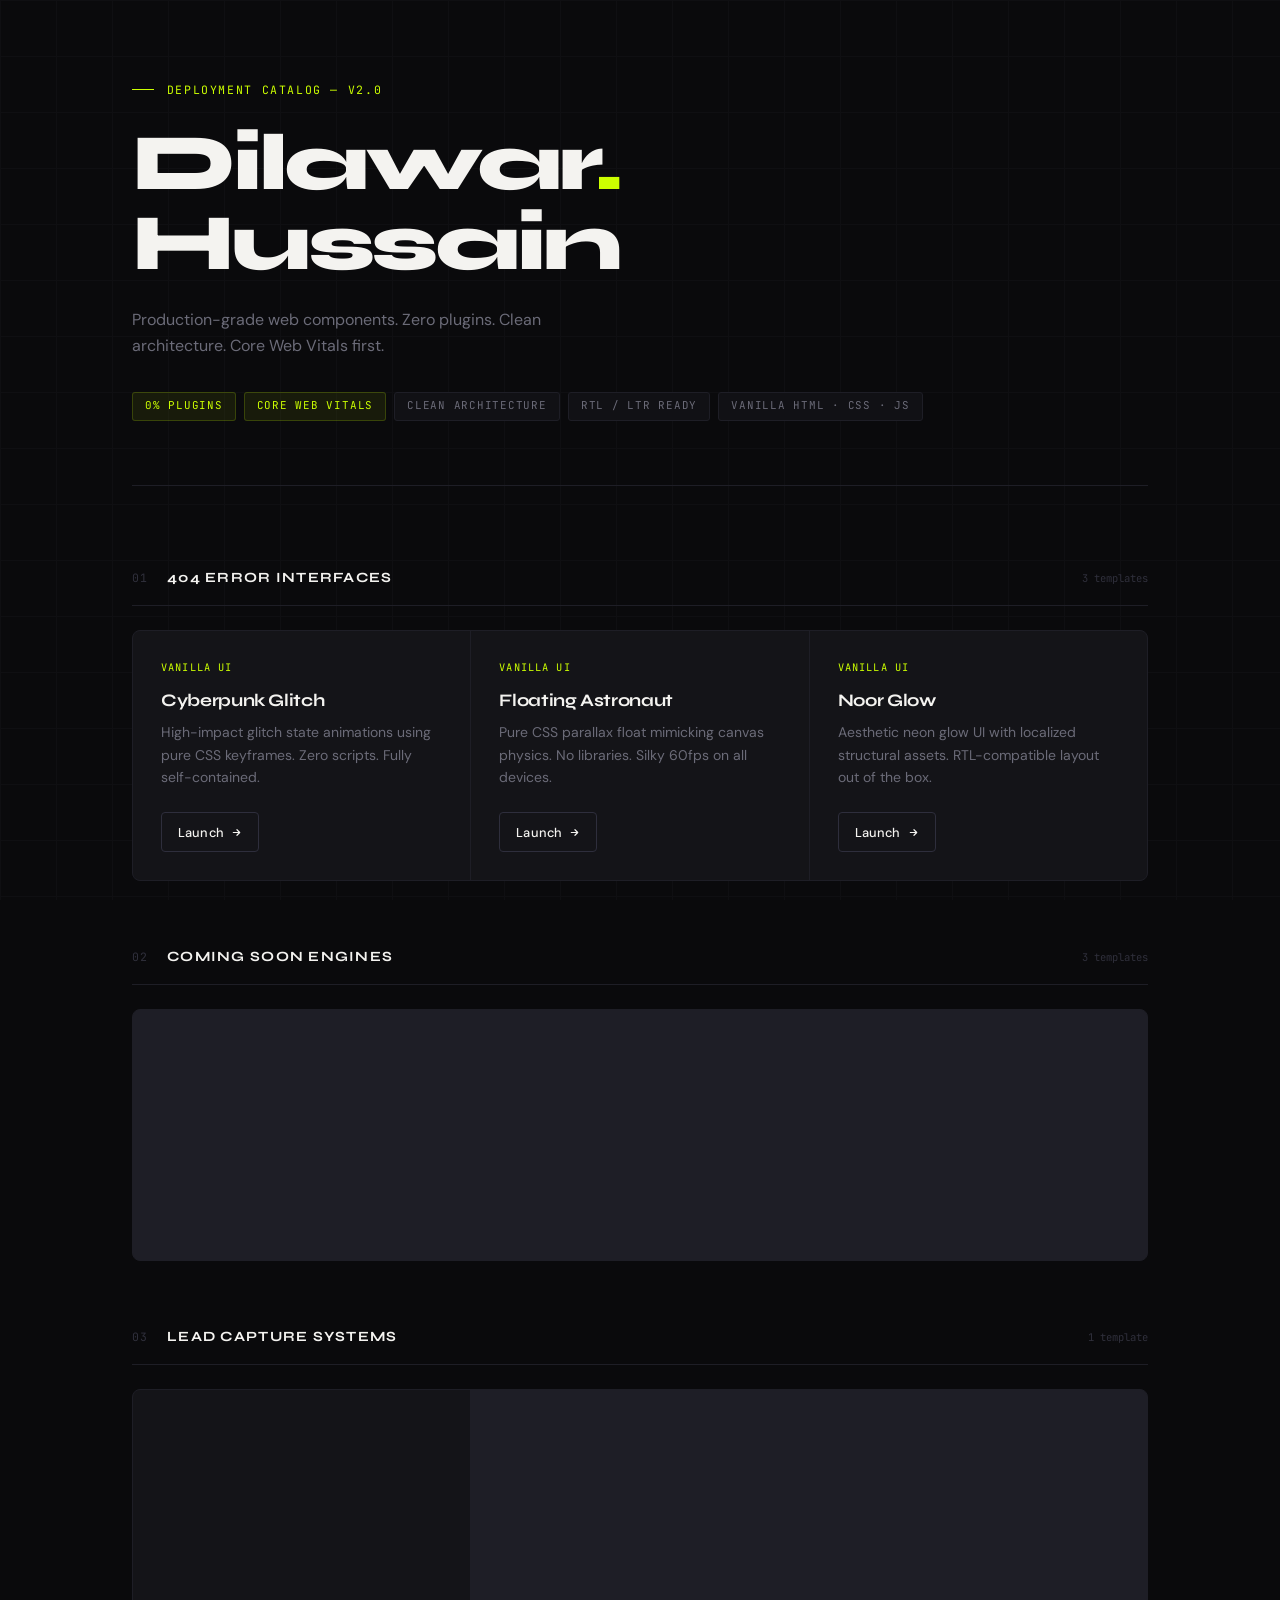
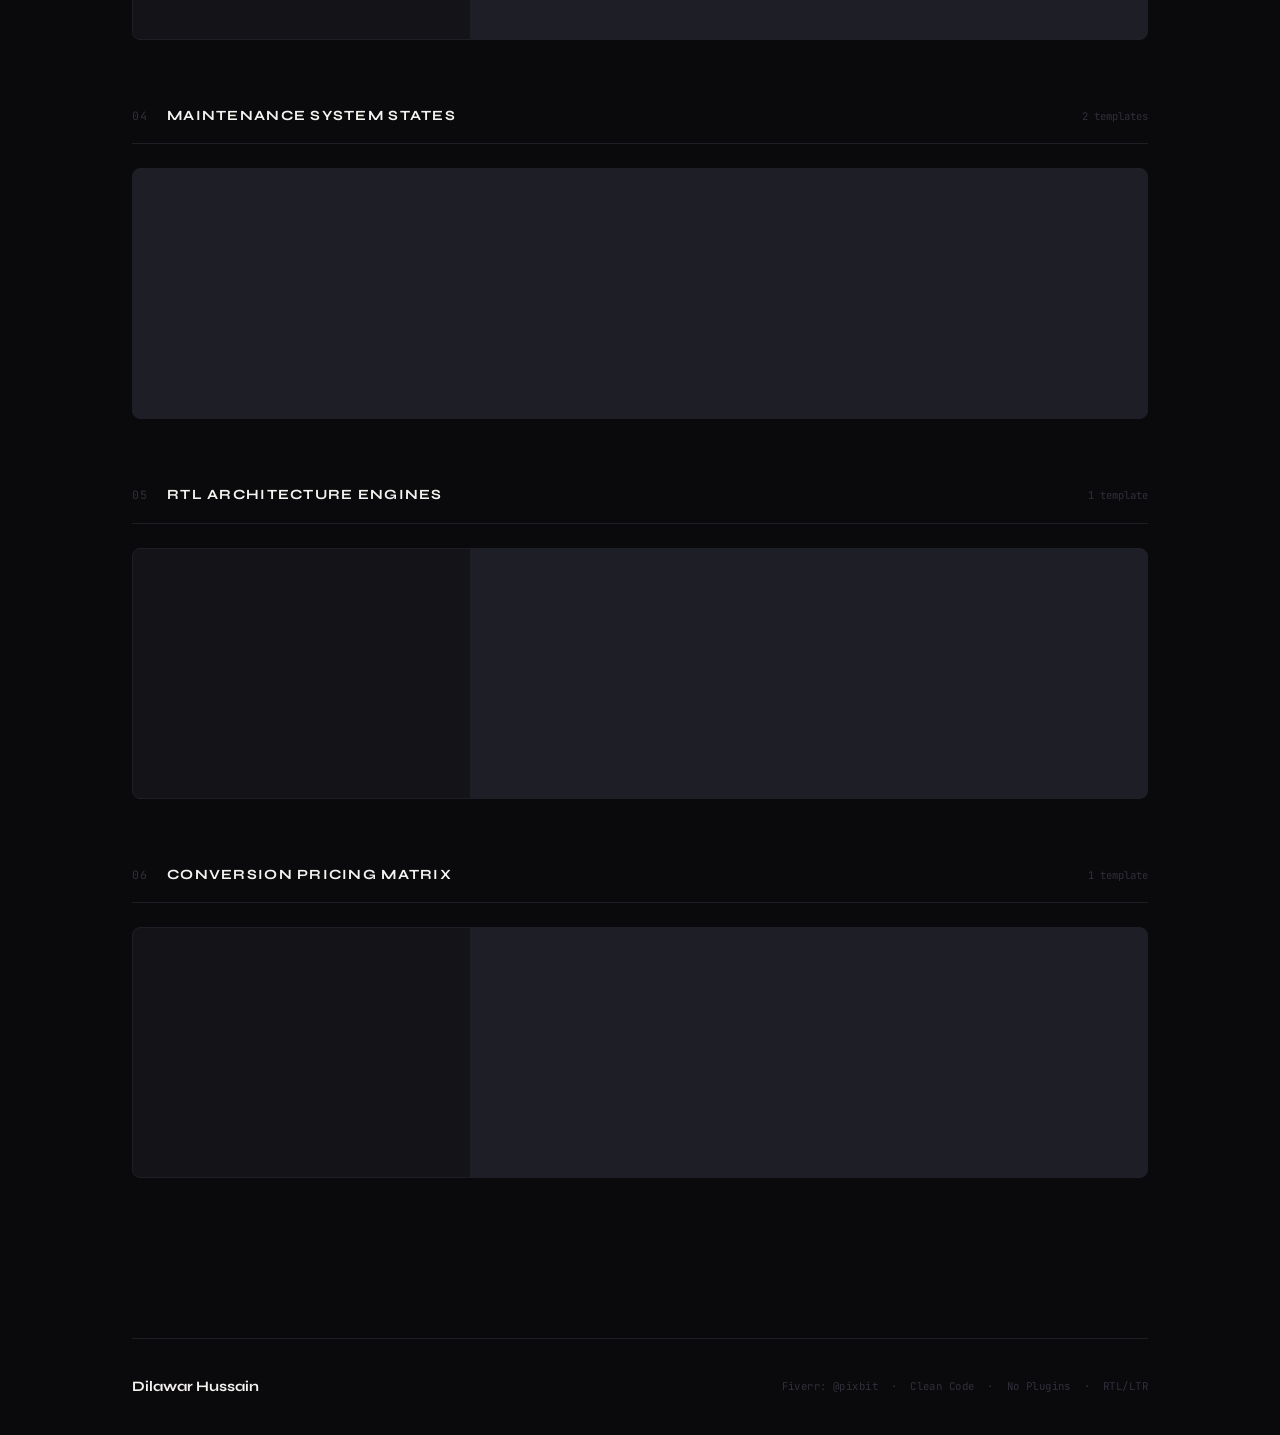
<file: index.html>
<!DOCTYPE html>
<html lang="en">
<head>
    <meta charset="UTF-8">
    <meta name="viewport" content="width=device-width, initial-scale=1.0">
    <title>Dilawar H. — Deployment Catalog</title>
    <meta name="description" content="Production-grade web components. 0% plugins. Core Web Vitals optimized. RTL/LTR ready.">
    <meta property="og:title" content="Dilawar H. — Deployment Catalog">
    <meta property="og:description" content="Production-grade web components. 0% plugins. Clean architecture.">
    <meta name="theme-color" content="#0A0A0C">
    <link rel="preconnect" href="https://fonts.googleapis.com">
    <link rel="preconnect" href="https://fonts.gstatic.com" crossorigin>
    <link href="https://fonts.googleapis.com/css2?family=Syne:wght@600;700;800&family=DM+Sans:opsz,wght@9..40,400;9..40,500&family=JetBrains+Mono:wght@400;500&display=swap" rel="stylesheet">
    <style>
        *, *::before, *::after {
            margin: 0;
            padding: 0;
            box-sizing: border-box;
        }

        :root {
            --bg:           #0A0A0C;
            --surface:      #111115;
            --card:         #141418;
            --border:       #1E1E26;
            --border-hover: #2E2E3C;
            --tx-primary:   #F4F3F0;
            --tx-secondary: #6B6B78;
            --tx-ghost:     #30303C;
            --accent:       #CCFF00;
            --accent-bg:    rgba(204,255,0,0.07);
            --accent-brd:   rgba(204,255,0,0.18);
        }

        html { scroll-behavior: smooth; }

        body {
            background: var(--bg);
            color: var(--tx-primary);
            font-family: 'DM Sans', sans-serif;
            font-size: 16px;
            line-height: 1.65;
            -webkit-font-smoothing: antialiased;
        }

        /* subtle grid backdrop */
        body::before {
            content: '';
            position: fixed;
            inset: 0;
            background-image:
                linear-gradient(var(--border) 1px, transparent 1px),
                linear-gradient(90deg, var(--border) 1px, transparent 1px);
            background-size: 56px 56px;
            opacity: 0.28;
            pointer-events: none;
            z-index: 0;
        }

        .container {
            max-width: 1080px;
            margin: 0 auto;
            padding: 0 2rem;
            position: relative;
            z-index: 1;
        }

        /* ── HEADER ── */
        header {
            padding: 5rem 0 4rem;
            border-bottom: 1px solid var(--border);
            margin-bottom: 5rem;
            animation: fadeUp 0.55s ease both;
        }

        .eyebrow {
            font-family: 'JetBrains Mono', monospace;
            font-size: 0.72rem;
            color: var(--accent);
            letter-spacing: 0.14em;
            text-transform: uppercase;
            margin-bottom: 1.5rem;
            display: flex;
            align-items: center;
            gap: 0.8rem;
        }

        .eyebrow::before {
            content: '';
            display: block;
            width: 22px;
            height: 1px;
            background: var(--accent);
            flex-shrink: 0;
        }

        header h1 {
            font-family: 'Syne', sans-serif;
            font-size: clamp(2.8rem, 7vw, 5rem);
            font-weight: 800;
            color: var(--tx-primary);
            letter-spacing: -0.04em;
            line-height: 1.0;
            margin-bottom: 1.5rem;
        }

        header h1 .dot { color: var(--accent); }

        .header-desc {
            font-size: 1rem;
            color: var(--tx-secondary);
            max-width: 480px;
            margin-bottom: 2rem;
        }

        .badge-row {
            display: flex;
            flex-wrap: wrap;
            gap: 0.5rem;
        }

        .badge {
            font-family: 'JetBrains Mono', monospace;
            font-size: 0.68rem;
            letter-spacing: 0.07em;
            text-transform: uppercase;
            padding: 0.28rem 0.75rem;
            border-radius: 3px;
            border: 1px solid var(--border);
            color: var(--tx-secondary);
            background: var(--surface);
        }

        .badge.hi {
            border-color: var(--accent-brd);
            color: var(--accent);
            background: var(--accent-bg);
        }

        /* ── CATEGORY SECTIONS ── */
        main { padding-bottom: 6rem; }

        .category-section {
            margin-bottom: 4rem;
        }

        .category-section:nth-child(1) { animation: fadeUp 0.5s 0.10s ease both; }
        .category-section:nth-child(2) { animation: fadeUp 0.5s 0.18s ease both; }
        .category-section:nth-child(3) { animation: fadeUp 0.5s 0.26s ease both; }
        .category-section:nth-child(4) { animation: fadeUp 0.5s 0.34s ease both; }
        .category-section:nth-child(5) { animation: fadeUp 0.5s 0.42s ease both; }
        .category-section:nth-child(6) { animation: fadeUp 0.5s 0.50s ease both; }

        .cat-header {
            display: flex;
            align-items: baseline;
            gap: 1.25rem;
            padding-bottom: 1rem;
            border-bottom: 1px solid var(--border);
            margin-bottom: 1.5rem;
        }

        .cat-num {
            font-family: 'JetBrains Mono', monospace;
            font-size: 0.72rem;
            color: var(--tx-ghost);
            letter-spacing: 0.05em;
            flex-shrink: 0;
        }

        .cat-title {
            font-family: 'Syne', sans-serif;
            font-size: 0.88rem;
            font-weight: 700;
            color: var(--tx-primary);
            text-transform: uppercase;
            letter-spacing: 0.09em;
        }

        .cat-count {
            font-family: 'JetBrains Mono', monospace;
            font-size: 0.66rem;
            color: var(--tx-ghost);
            margin-left: auto;
        }

        /* ── CARD GRID ── */
        .grid {
            display: grid;
            grid-template-columns: repeat(auto-fill, minmax(300px, 1fr));
            gap: 1px;
            background: var(--border);
            border: 1px solid var(--border);
            border-radius: 8px;
            overflow: hidden;
        }

        .card {
            background: var(--card);
            padding: 1.75rem;
            display: flex;
            flex-direction: column;
            position: relative;
            transition: background 0.2s ease;
        }

        /* top accent bar on hover */
        .card::before {
            content: '';
            position: absolute;
            top: 0; left: 0; right: 0;
            height: 2px;
            background: var(--accent);
            transform: scaleX(0);
            transform-origin: left;
            transition: transform 0.28s ease;
        }

        .card:hover { background: var(--surface); }
        .card:hover::before { transform: scaleX(1); }

        .card-tag {
            font-family: 'JetBrains Mono', monospace;
            font-size: 0.65rem;
            color: var(--accent);
            text-transform: uppercase;
            letter-spacing: 0.11em;
            margin-bottom: 0.85rem;
        }

        .card-title {
            font-family: 'Syne', sans-serif;
            font-size: 1.1rem;
            font-weight: 700;
            color: var(--tx-primary);
            letter-spacing: -0.02em;
            line-height: 1.25;
            margin-bottom: 0.6rem;
        }

        .card-desc {
            font-size: 0.875rem;
            color: var(--tx-secondary);
            line-height: 1.6;
            flex-grow: 1;
            margin-bottom: 1.5rem;
        }

        .card-link {
            display: inline-flex;
            align-items: center;
            gap: 0.45rem;
            font-size: 0.8rem;
            font-weight: 500;
            color: var(--tx-primary);
            text-decoration: none;
            padding: 0.52rem 1rem;
            border-radius: 4px;
            border: 1px solid var(--border-hover);
            transition: border-color 0.2s, color 0.2s, background 0.2s;
            align-self: flex-start;
            letter-spacing: 0.01em;
        }

        .card-link:hover {
            border-color: var(--accent);
            color: var(--accent);
            background: var(--accent-bg);
        }

        .card-link svg {
            width: 11px;
            height: 11px;
            flex-shrink: 0;
            transition: transform 0.2s ease;
        }

        .card:hover .card-link svg { transform: translateX(2px); }

        /* ── FOOTER ── */
        footer {
            border-top: 1px solid var(--border);
            padding: 2.25rem 0;
            display: flex;
            align-items: center;
            justify-content: space-between;
            flex-wrap: wrap;
            gap: 1rem;
            animation: fadeUp 0.5s 0.55s ease both;
        }

        .footer-name {
            font-family: 'Syne', sans-serif;
            font-size: 0.9rem;
            font-weight: 700;
            color: var(--tx-primary);
        }

        .footer-info {
            font-family: 'JetBrains Mono', monospace;
            font-size: 0.67rem;
            color: var(--tx-ghost);
            letter-spacing: 0.04em;
        }

        /* ── ANIMATION ── */
        @keyframes fadeUp {
            from { opacity: 0; transform: translateY(18px); }
            to   { opacity: 1; transform: translateY(0); }
        }

        /* ── RESPONSIVE ── */
        @media (max-width: 640px) {
            .container { padding: 0 1.25rem; }
            header { padding: 3rem 0 2.5rem; margin-bottom: 3rem; }
            .grid { grid-template-columns: 1fr; }
            footer { flex-direction: column; gap: 0.5rem; }
        }
    </style>
</head>
<body>
<div class="container">

    <header>
        <p class="eyebrow">Deployment Catalog — v2.0</p>
        <h1>Dilawar<span class="dot">.</span><br>Hussain</h1>
        <p class="header-desc">Production-grade web components. Zero plugins. Clean architecture. Core Web Vitals first.</p>
        <div class="badge-row">
            <span class="badge hi">0% Plugins</span>
            <span class="badge hi">Core Web Vitals</span>
            <span class="badge">Clean Architecture</span>
            <span class="badge">RTL / LTR Ready</span>
            <span class="badge">Vanilla HTML · CSS · JS</span>
        </div>
    </header>

    <main>

        <!-- 01 — 404 INTERFACES -->
        <section class="category-section">
            <div class="cat-header">
                <span class="cat-num">01</span>
                <span class="cat-title">404 Error Interfaces</span>
                <span class="cat-count">3 templates</span>
            </div>
            <div class="grid">
                <div class="card">
                    <div class="card-tag">Vanilla UI</div>
                    <div class="card-title">Cyberpunk Glitch</div>
                    <div class="card-desc">High-impact glitch state animations using pure CSS keyframes. Zero scripts. Fully self-contained.</div>
                    <a href="template-404-pages/cyberpunk-glitch/" class="card-link">
                        Launch <svg viewBox="0 0 12 12" fill="none"><path d="M2.5 6H9.5M6.5 3L9.5 6L6.5 9" stroke="currentColor" stroke-width="1.3" stroke-linecap="round" stroke-linejoin="round"/></svg>
                    </a>
                </div>
                <div class="card">
                    <div class="card-tag">Vanilla UI</div>
                    <div class="card-title">Floating Astronaut</div>
                    <div class="card-desc">Pure CSS parallax float mimicking canvas physics. No libraries. Silky 60fps on all devices.</div>
                    <a href="template-404-pages/floating-astronaut/" class="card-link">
                        Launch <svg viewBox="0 0 12 12" fill="none"><path d="M2.5 6H9.5M6.5 3L9.5 6L6.5 9" stroke="currentColor" stroke-width="1.3" stroke-linecap="round" stroke-linejoin="round"/></svg>
                    </a>
                </div>
                <div class="card">
                    <div class="card-tag">Vanilla UI</div>
                    <div class="card-title">Noor Glow</div>
                    <div class="card-desc">Aesthetic neon glow UI with localized structural assets. RTL-compatible layout out of the box.</div>
                    <a href="template-404-pages/noor-glow/" class="card-link">
                        Launch <svg viewBox="0 0 12 12" fill="none"><path d="M2.5 6H9.5M6.5 3L9.5 6L6.5 9" stroke="currentColor" stroke-width="1.3" stroke-linecap="round" stroke-linejoin="round"/></svg>
                    </a>
                </div>
            </div>
        </section>

        <!-- 02 — COMING SOON -->
        <section class="category-section">
            <div class="cat-header">
                <span class="cat-num">02</span>
                <span class="cat-title">Coming Soon Engines</span>
                <span class="cat-count">3 templates</span>
            </div>
            <div class="grid">
                <div class="card">
                    <div class="card-tag">Async JS</div>
                    <div class="card-title">Cyberpunk Neon Glow</div>
                    <div class="card-desc">Dynamic timing system fused with a neon glassmorphic engine. Countdown-accurate. Visually aggressive.</div>
                    <a href="template-coming-soon-pages/cyberpunk-neon-glow/" class="card-link">
                        Launch <svg viewBox="0 0 12 12" fill="none"><path d="M2.5 6H9.5M6.5 3L9.5 6L6.5 9" stroke="currentColor" stroke-width="1.3" stroke-linecap="round" stroke-linejoin="round"/></svg>
                    </a>
                </div>
                <div class="card">
                    <div class="card-tag">Async JS</div>
                    <div class="card-title">Glassmorphism Timer</div>
                    <div class="card-desc">Microsecond-accurate countdown module. Ultra-lightweight with layered background masking.</div>
                    <a href="template-coming-soon-pages/glassmorphic-timer/" class="card-link">
                        Launch <svg viewBox="0 0 12 12" fill="none"><path d="M2.5 6H9.5M6.5 3L9.5 6L6.5 9" stroke="currentColor" stroke-width="1.3" stroke-linecap="round" stroke-linejoin="round"/></svg>
                    </a>
                </div>
                <div class="card">
                    <div class="card-tag">Vanilla UI</div>
                    <div class="card-title">Skyline Properties</div>
                    <div class="card-desc">Corporate real-estate placeholder frame. Optimized async asset loading. Client-ready on day one.</div>
                    <a href="template-coming-soon-pages/skyline-properties/" class="card-link">
                        Launch <svg viewBox="0 0 12 12" fill="none"><path d="M2.5 6H9.5M6.5 3L9.5 6L6.5 9" stroke="currentColor" stroke-width="1.3" stroke-linecap="round" stroke-linejoin="round"/></svg>
                    </a>
                </div>
            </div>
        </section>

        <!-- 03 — LEAD CAPTURE -->
        <section class="category-section">
            <div class="cat-header">
                <span class="cat-num">03</span>
                <span class="cat-title">Lead Capture Systems</span>
                <span class="cat-count">1 template</span>
            </div>
            <div class="grid">
                <div class="card">
                    <div class="card-tag">UX Forms</div>
                    <div class="card-title">Minimalist Float-Label</div>
                    <div class="card-desc">High-conversion input nodes via pure CSS float-label transitions. Zero JavaScript dependency.</div>
                    <a href="template-contact-forms/minimalist-float-label/" class="card-link">
                        Launch <svg viewBox="0 0 12 12" fill="none"><path d="M2.5 6H9.5M6.5 3L9.5 6L6.5 9" stroke="currentColor" stroke-width="1.3" stroke-linecap="round" stroke-linejoin="round"/></svg>
                    </a>
                </div>
            </div>
        </section>

        <!-- 04 — MAINTENANCE -->
        <section class="category-section">
            <div class="cat-header">
                <span class="cat-num">04</span>
                <span class="cat-title">Maintenance System States</span>
                <span class="cat-count">2 templates</span>
            </div>
            <div class="grid">
                <div class="card">
                    <div class="card-tag">CSS Mechanics</div>
                    <div class="card-title">Minimalist Coffee Steam</div>
                    <div class="card-desc">Atmospheric SVG manipulation and fluid dynamic emulation. Zero libraries. Pure vanilla styling.</div>
                    <a href="template-maintenance-pages/minimalist-coffee-steam/" class="card-link">
                        Launch <svg viewBox="0 0 12 12" fill="none"><path d="M2.5 6H9.5M6.5 3L9.5 6L6.5 9" stroke="currentColor" stroke-width="1.3" stroke-linecap="round" stroke-linejoin="round"/></svg>
                    </a>
                </div>
                <div class="card">
                    <div class="card-tag">CSS Mechanics</div>
                    <div class="card-title">Pulsing Gears</div>
                    <div class="card-desc">Industrial rotation engines via inline CSS timing loops. Smooth, infinite, library-free.</div>
                    <a href="template-maintenance-pages/pulsing-gears/" class="card-link">
                        Launch <svg viewBox="0 0 12 12" fill="none"><path d="M2.5 6H9.5M6.5 3L9.5 6L6.5 9" stroke="currentColor" stroke-width="1.3" stroke-linecap="round" stroke-linejoin="round"/></svg>
                    </a>
                </div>
            </div>
        </section>

        <!-- 05 — RTL -->
        <section class="category-section">
            <div class="cat-header">
                <span class="cat-num">05</span>
                <span class="cat-title">RTL Architecture Engines</span>
                <span class="cat-count">1 template</span>
            </div>
            <div class="grid">
                <div class="card">
                    <div class="card-tag">Bi-Directional</div>
                    <div class="card-title">Roznama Pakistan</div>
                    <div class="card-desc">Native right-to-left layout grid for Urdu and Arabic data pipelines. Zero layout breakage. Logical properties throughout.</div>
                    <a href="template-rtl-sites/roznama-pakistan/" class="card-link">
                        Launch <svg viewBox="0 0 12 12" fill="none"><path d="M2.5 6H9.5M6.5 3L9.5 6L6.5 9" stroke="currentColor" stroke-width="1.3" stroke-linecap="round" stroke-linejoin="round"/></svg>
                    </a>
                </div>
            </div>
        </section>

        <!-- 06 — PRICING -->
        <section class="category-section">
            <div class="cat-header">
                <span class="cat-num">06</span>
                <span class="cat-title">Conversion Pricing Matrix</span>
                <span class="cat-count">1 template</span>
            </div>
            <div class="grid">
                <div class="card">
                    <div class="card-tag">Stripe Aesthetic</div>
                    <div class="card-title">Clean Stripe v1</div>
                    <div class="card-desc">Zero-dependency pricing grid. Core Web Vitals optimized. Custom CSS vectors — no icon fonts loaded.</div>
                    <a href="template-pricing-tables/clean-stripe-v1/" class="card-link">
                        Launch <svg viewBox="0 0 12 12" fill="none"><path d="M2.5 6H9.5M6.5 3L9.5 6L6.5 9" stroke="currentColor" stroke-width="1.3" stroke-linecap="round" stroke-linejoin="round"/></svg>
                    </a>
                </div>
            </div>
        </section>

    </main>

    <footer>
        <span class="footer-name">Dilawar Hussain</span>
        <span class="footer-info">Fiverr: @pixbit &nbsp;·&nbsp; Clean Code &nbsp;·&nbsp; No Plugins &nbsp;·&nbsp; RTL/LTR</span>
    </footer>

</div>
</body>
</html>
</file>
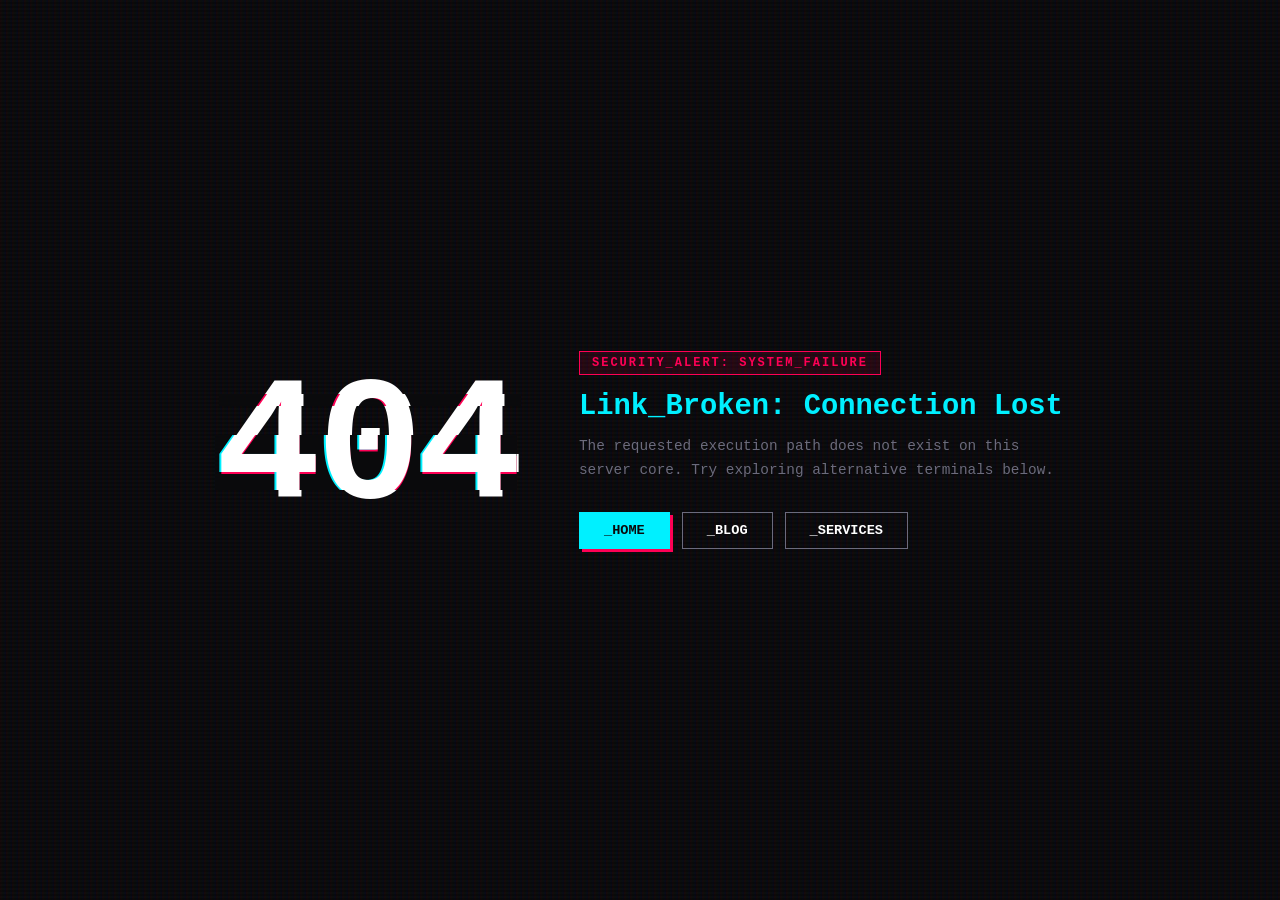
<file: template-404-pages/cyberpunk-glitch/index.html>
<!DOCTYPE html>
<html lang="en">
<head>
    <meta charset="UTF-8">
    <meta name="viewport" content="width=device-width, initial-scale=1.0">
    <title>404 - TERMINAL_ERROR</title>
    <link rel="stylesheet" href="style.css">
</head>
<body>
    <main class="glitch-wrapper">
        <!-- Visual Section: Large Glitch Text -->
        <div class="visual-container">
            <h1 class="glitch-code" data-text="404">404</h1>
            <div class="scanline"></div>
        </div>

        <!-- Content Section -->
        <div class="content-container">
            <div class="terminal-badge">SECURITY_ALERT: SYSTEM_FAILURE</div>
            <h2 class="error-heading">Link_Broken: Connection Lost</h2>
            <p class="error-text">The requested execution path does not exist on this server core. Try exploring alternative terminals below.</p>

            <!-- Quick Nav Links for High Retention -->
            <div class="nav-links">
                <a href="/" class="btn-cyber">_Home</a>
                <a href="/blog" class="btn-cyber-secondary">_Blog</a>
                <a href="/services" class="btn-cyber-secondary">_Services</a>
            </div>
        </div>
    </main>
</body>
</html>
</file>
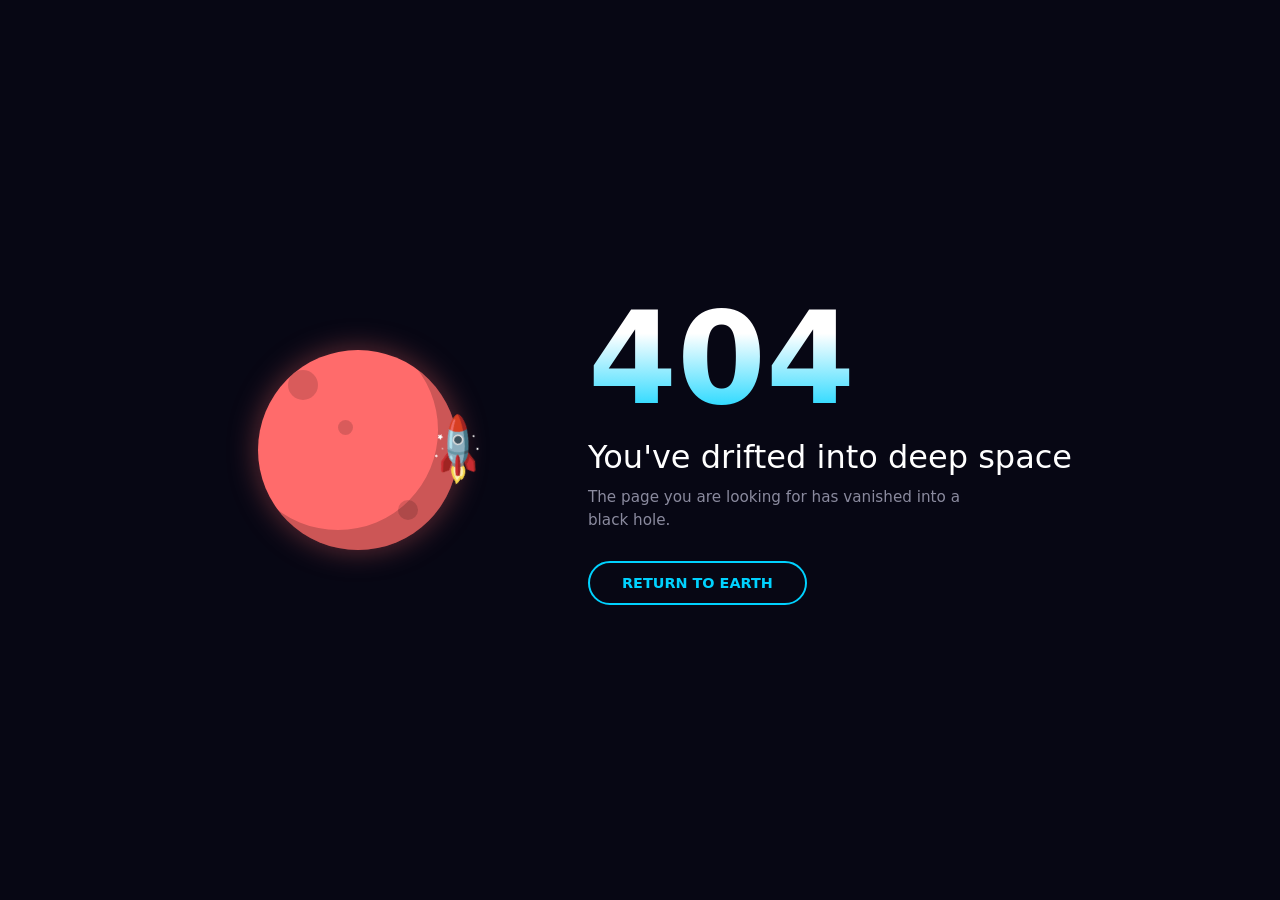
<file: template-404-pages/floating-astronaut/index.html>
<!DOCTYPE html>
<html lang="en">
<head>
    <meta charset="UTF-8">
    <meta name="viewport" content="width=device-width, initial-scale=1.0">
    <title>404 - Lost in Space</title>
    <link rel="stylesheet" href="style.css">
</head>
<body>
    <main class="space-wrapper">
        <!-- Pure CSS Visual Section (No Images!) -->
        <div class="visual-container">
            <div class="planet">
                <div class="crater"></div>
                <div class="crater"></div>
                <div class="crater"></div>
            </div>
            <div class="rocket">🚀</div>
        </div>

        <!-- Text Section -->
        <div class="content-container">
            <h1 class="error-code">404</h1>
            <h2 class="error-heading">You've drifted into deep space</h2>
            <p class="error-text">The page you are looking for has vanished into a black hole.</p>
            <a href="/" class="btn-earth">Return to Earth</a>
        </div>
    </main>
</body>
</html>
</file>
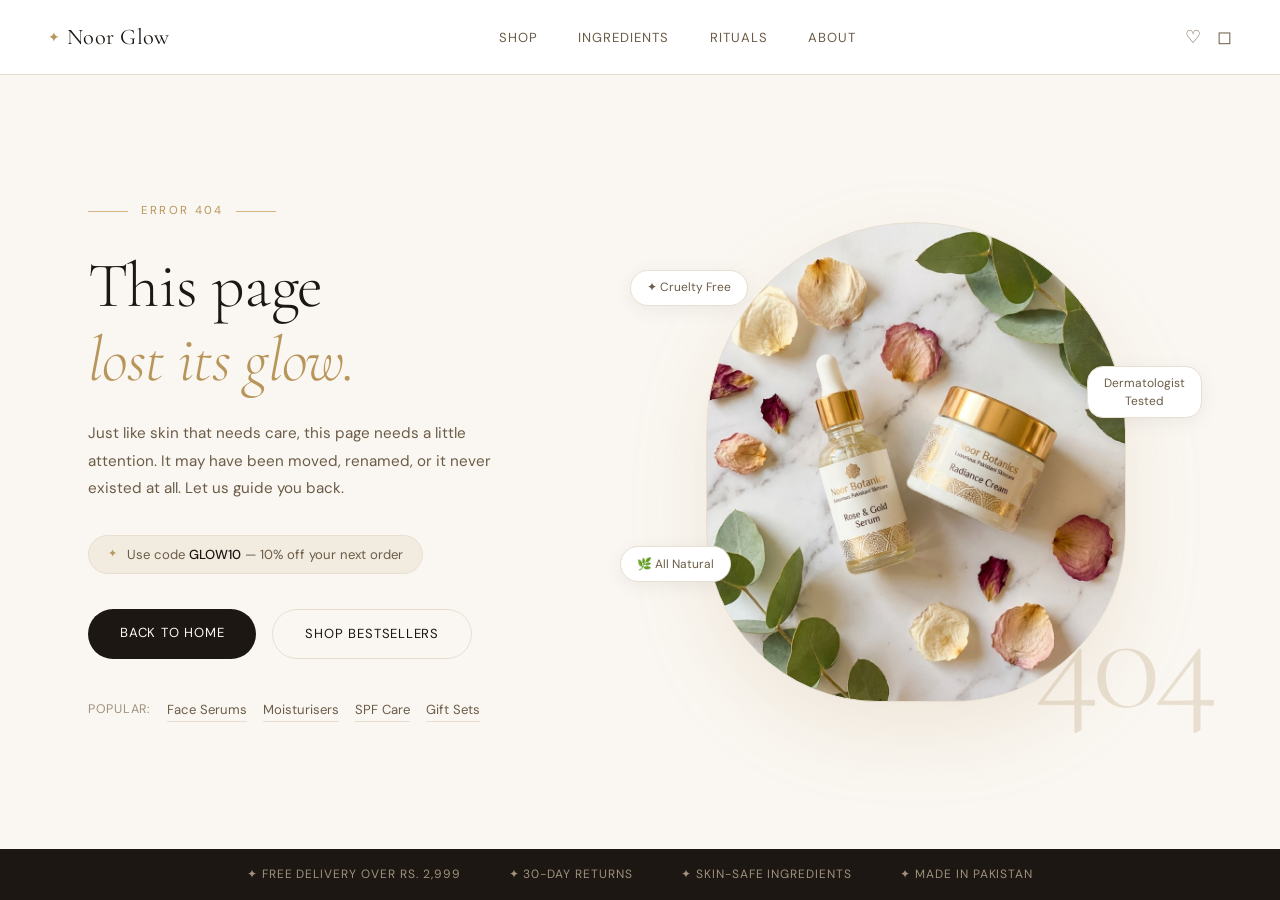
<file: template-404-pages/noor-glow/index.html>
<!DOCTYPE html>
<html lang="en">
<head>
  <meta charset="UTF-8"/>
  <meta name="viewport" content="width=device-width, initial-scale=1.0"/>
  <title>404 — Noor Glow Skincare</title>
  <link rel="preconnect" href="https://fonts.googleapis.com">
  <link href="https://fonts.googleapis.com/css2?family=Cormorant+Garamond:ital,wght@0,300;0,400;1,300;1,400&family=DM+Sans:wght@300;400;500&display=swap" rel="stylesheet">
  <link rel="stylesheet" href="style.css"/>
</head>
<body>

  <!-- NAVBAR -->
  <nav class="navbar">
    <div class="logo">
      <span class="logo-icon">✦</span>
      Noor Glow
    </div>
    <ul class="nav-links">
      <li><a href="#">Shop</a></li>
      <li><a href="#">Ingredients</a></li>
      <li><a href="#">Rituals</a></li>
      <li><a href="#">About</a></li>
    </ul>
    <div class="nav-actions">
      <a href="#" class="icon-btn">♡</a>
      <a href="#" class="icon-btn">◻</a>
    </div>
  </nav>

  <!-- MAIN 404 SECTION -->
  <main class="main">

    <!-- LEFT — TEXT CONTENT -->
    <div class="content">

      <div class="error-label">
        <span class="line"></span>
        <span>error 404</span>
        <span class="line"></span>
      </div>

      <h1 class="heading">
        This page <br>
        <em>lost its glow.</em>
      </h1>

      <p class="subtext">
        Just like skin that needs care, this page needs a little
        attention. It may have been moved, renamed, or it never
        existed at all. Let us guide you back.
      </p>

      <!-- OFFER PILL -->
      <div class="offer-pill">
        <span class="offer-icon">✦</span>
        <span>Use code <strong>GLOW10</strong> — 10% off your next order</span>
      </div>

      <!-- CTA BUTTONS -->
      <div class="cta-group">
        <a href="#" class="btn-primary">Back to Home</a>
        <a href="#" class="btn-secondary">Shop Bestsellers</a>
      </div>

      <!-- QUICK LINKS -->
      <div class="quick-links">
        <span class="quick-label">Popular:</span>
        <a href="#">Face Serums</a>
        <a href="#">Moisturisers</a>
        <a href="#">SPF Care</a>
        <a href="#">Gift Sets</a>
      </div>

    </div>

    <!-- RIGHT — IMAGE -->
    <div class="visual">

      <!--
        AI IMAGE PROMPT (Leonardo.ai / Adobe Firefly):
        "Elegant skincare products flat lay on white marble surface,
        glass serum bottle with gold dropper, white cream jar,
        dried rose petals, green leaves, soft natural lighting,
        Pakistani skincare brand aesthetic, luxury beauty photography,
        top-down view, pastel warm tones, photorealistic"
      -->
      <div class="product-img" id="productImg">
</div>

      <!-- FLOATING BADGES -->
      <div class="badge badge-1">
        <span>✦</span> Cruelty Free
      </div>
      <div class="badge badge-2">
        🌿 All Natural
      </div>
      <div class="badge badge-3">
        Dermatologist <br>Tested
      </div>

      <!-- BIG 404 WATERMARK -->
      <div class="watermark">404</div>

    </div>

  </main>

  <!-- BOTTOM STRIP -->
  <footer class="footer-strip">
    <span>✦ Free delivery over Rs. 2,999</span>
    <span>✦ 30-day returns</span>
    <span>✦ Skin-safe ingredients</span>
    <span>✦ Made in Pakistan</span>
  </footer>

</body>
</html>
</file>
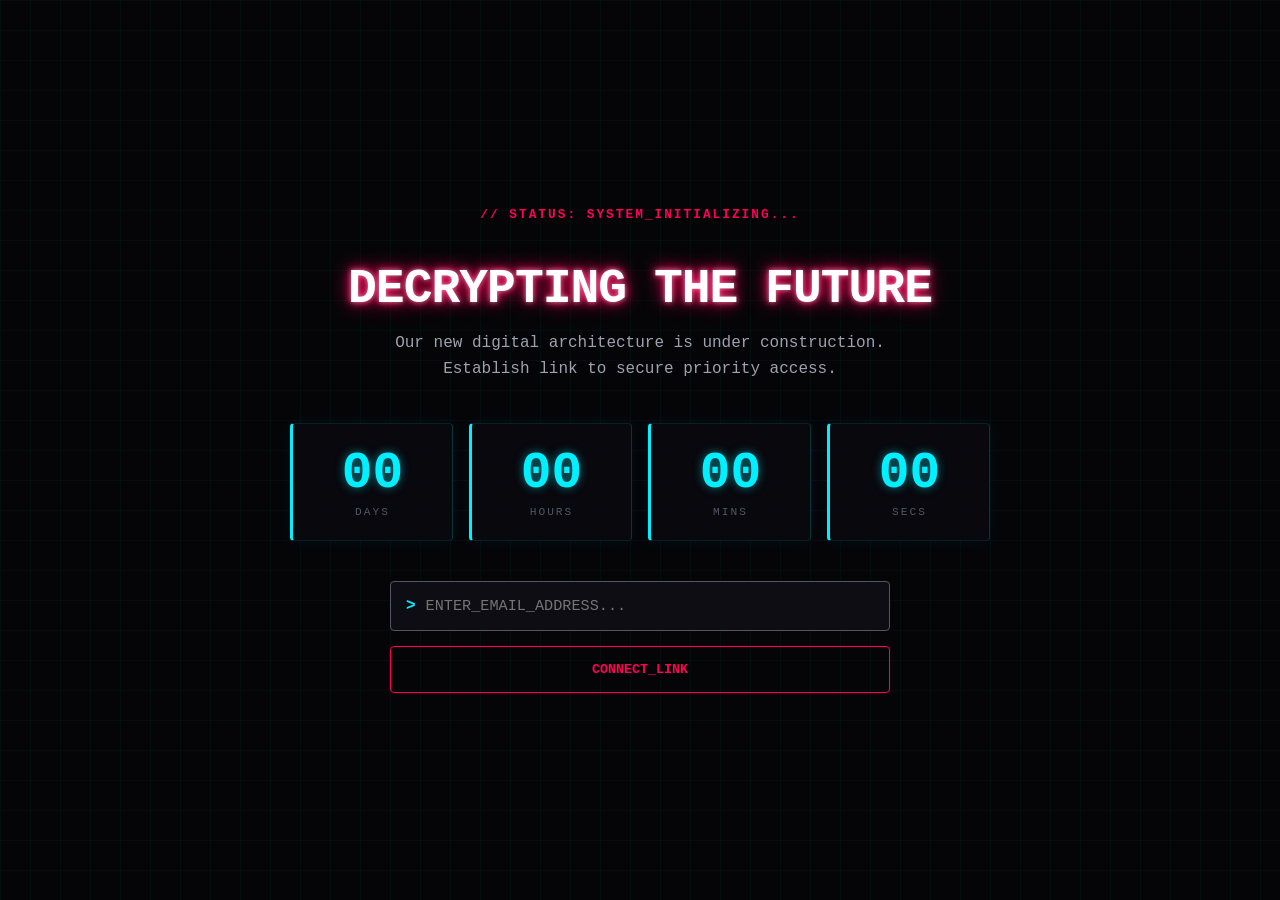
<file: template-coming-soon-pages/cyberpunk-neon-glow/index.html>
<!DOCTYPE html>
<html lang="en">
<head>
    <meta charset="UTF-8">
    <meta name="viewport" content="width=device-width, initial-scale=1.0">
    <title>System Initializing...</title>
    <link rel="stylesheet" href="style.css">
</head>
<body>
    <!-- Matrix/Cyber Grid Overlay Layer -->
    <div class="cyber-grid"></div>

    <main class="cyber-wrapper">
        <!-- Terminal Status Bar -->
        <div class="status-badge">// STATUS: SYSTEM_INITIALIZING...</div>

        <!-- Main Cyber Heading -->
        <section class="glitch-section">
            <h1 class="cyber-title" data-text="DECRYPTING THE FUTURE">DECRYPTING THE FUTURE</h1>
            <p class="cyber-subtitle">Our new digital architecture is under construction. Establish link to secure priority access.</p>
        </section>

        <!-- Neon Grid Countdown -->
        <section class="neon-timer-grid">
            <div class="neon-box">
                <span class="cyber-num" id="days">00</span>
                <span class="cyber-label">DAYS</span>
            </div>
            <div class="neon-box">
                <span class="cyber-num" id="hours">00</span>
                <span class="cyber-label">HOURS</span>
            </div>
            <div class="neon-box">
                <span class="cyber-num" id="minutes">00</span>
                <span class="cyber-label">MINS</span>
            </div>
            <div class="neon-box">
                <span class="cyber-num" id="seconds">00</span>
                <span class="cyber-label">SECS</span>
            </div>
        </section>

        <!-- Command Line Subscription Input -->
        <section class="terminal-form-zone">
            <form class="cyber-form" action="#" method="POST">
                <div class="input-wrapper">
                    <span class="terminal-prompt">></span>
                    <input type="email" placeholder="ENTER_EMAIL_ADDRESS..." required autocomplete="off">
                </div>
                <button type="submit" class="cyber-btn">CONNECT_LINK</button>
            </form>
        </section>
    </main>

    <script src="app.js"></script>
</body>
</html>
</file>
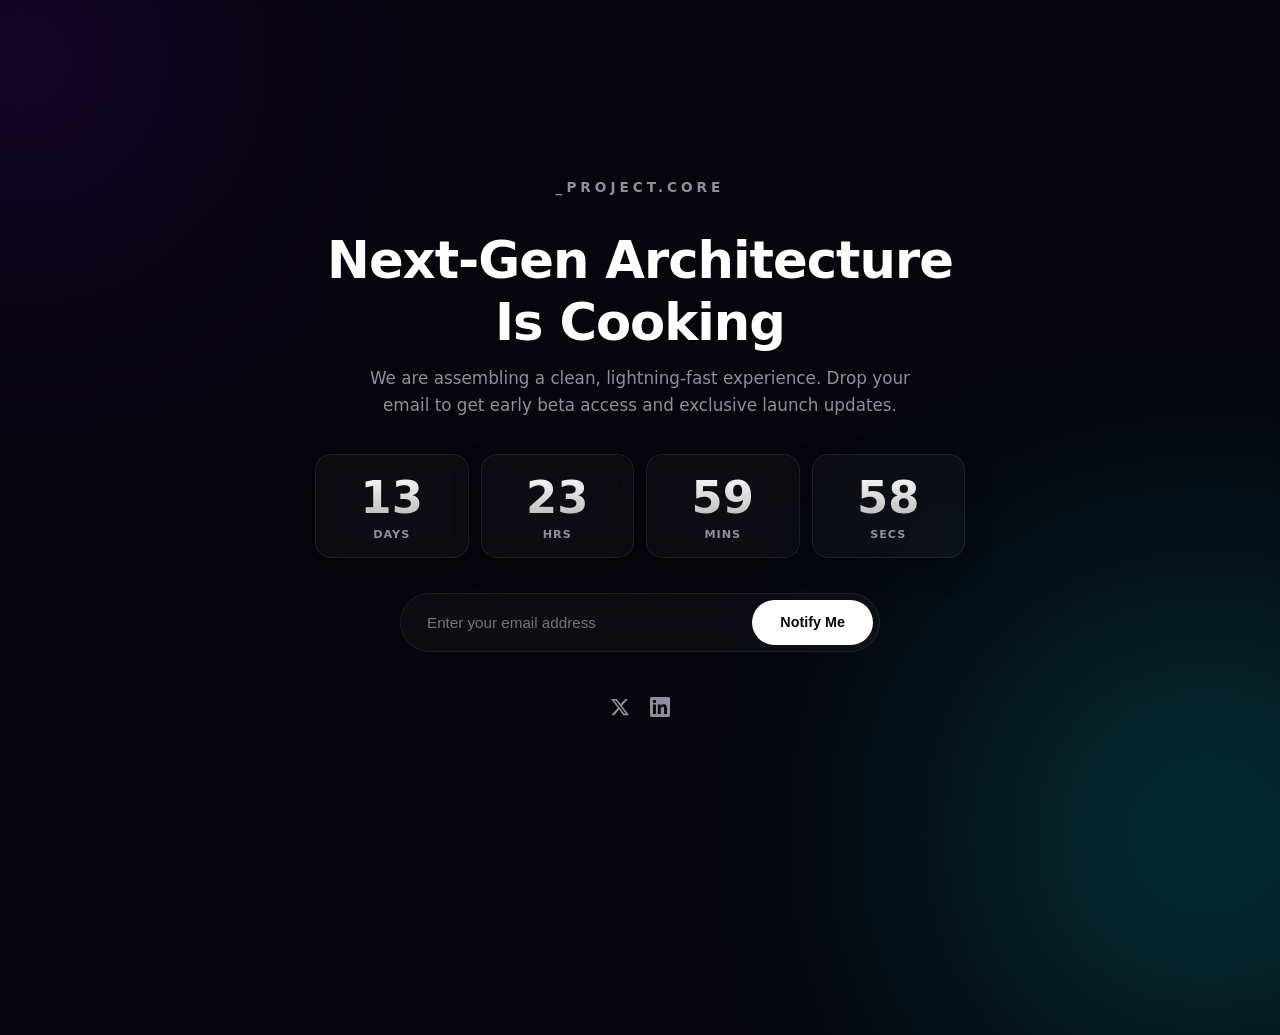
<file: template-coming-soon-pages/glassmorphic-timer/index.html>
<!DOCTYPE html>
<html lang="en">
<head>
    <meta charset="UTF-8">
    <meta name="viewport" content="width=device-width, initial-scale=1.0">
    <title>Launching Soon</title>
    <link rel="stylesheet" href="style.css">
</head>
<body>
    <!-- Abstract Glow Background Vectors (Pure CSS, No Images) -->
    <div class="bg-glow-1"></div>
    <div class="bg-glow-2"></div>

    <main class="launch-container">
        <!-- Header Branding -->
        <header class="brand-header">
            <div class="logo">_PROJECT.CORE</div>
        </header>

        <!-- Main Heading Section -->
        <section class="content-section">
            <h1 class="heading">Next-Gen Architecture Is Cooking</h1>
            <p class="subtext">We are assembling a clean, lightning-fast experience. Drop your email to get early beta access and exclusive launch updates.</p>
        </section>

        <!-- Dynamic Countdown Timer -->
        <section class="timer-section">
            <div class="countdown-board">
                <div class="time-box">
                    <span class="number" id="days">00</span>
                    <span class="label">Days</span>
                </div>
                <div class="time-box">
                    <span class="number" id="hours">00</span>
                    <span class="label">Hrs</span>
                </div>
                <div class="time-box">
                    <span class="number" id="minutes">00</span>
                    <span class="label">Mins</span>
                </div>
                <div class="time-box">
                    <span class="number" id="seconds">00</span>
                    <span class="label">Secs</span>
                </div>
            </div>
        </section>

        <!-- Lead Generation Form -->
        <section class="form-section">
            <form class="subscribe-form" action="#" method="POST">
                <input type="email" placeholder="Enter your email address" required autocomplete="off">
                <button type="submit" class="btn-submit">Notify Me</button>
            </form>
        </section>

        <!-- Social Media Architecture (SVG Icons Inline) -->
        <footer class="social-footer">
            <a href="#" aria-label="Twitter" class="social-icon">
                <svg width="20" height="20" viewBox="0 0 24 24" fill="currentColor"><path d="M18.244 2.25h3.308l-7.227 8.26 8.502 11.24H16.17l-5.214-6.817L4.99 21.75H1.68l7.73-8.835L1.254 2.25H8.08l4.713 6.231zm-1.161 17.52h1.833L7.084 4.126H5.117z"/></svg>
            </a>
            <a href="#" aria-label="LinkedIn" class="social-icon">
                <svg width="20" height="20" viewBox="0 0 24 24" fill="currentColor"><path d="M20.447 20.452h-3.554v-5.569c0-1.328-.027-3.037-1.852-3.037-1.853 0-2.136 1.445-2.136 2.939v5.667H9.351V9h3.414v1.561h.046c.477-.9 1.637-1.85 3.37-1.85 3.601 0 4.267 2.37 4.267 5.455v6.286zM5.337 7.433c-1.144 0-2.063-.926-2.063-2.065 0-1.138.92-2.063 2.063-2.063 1.14 0 2.064.925 2.064 2.063 0 1.139-.925 2.065-2.064 2.065zm1.782 13.019H3.555V9h3.564v11.452zM22.225 0H1.771C.792 0 0 .774 0 1.729v20.542C0 23.227.792 24 1.771 24h20.451C23.2 24 24 23.227 24 22.271V1.729C24 .774 23.2 0 22.222 0z"/></svg>
            </a>
        </footer>
    </main>

    <!-- Script Injection -->
    <script src="app.js"></script>
</body>
</html>
</file>
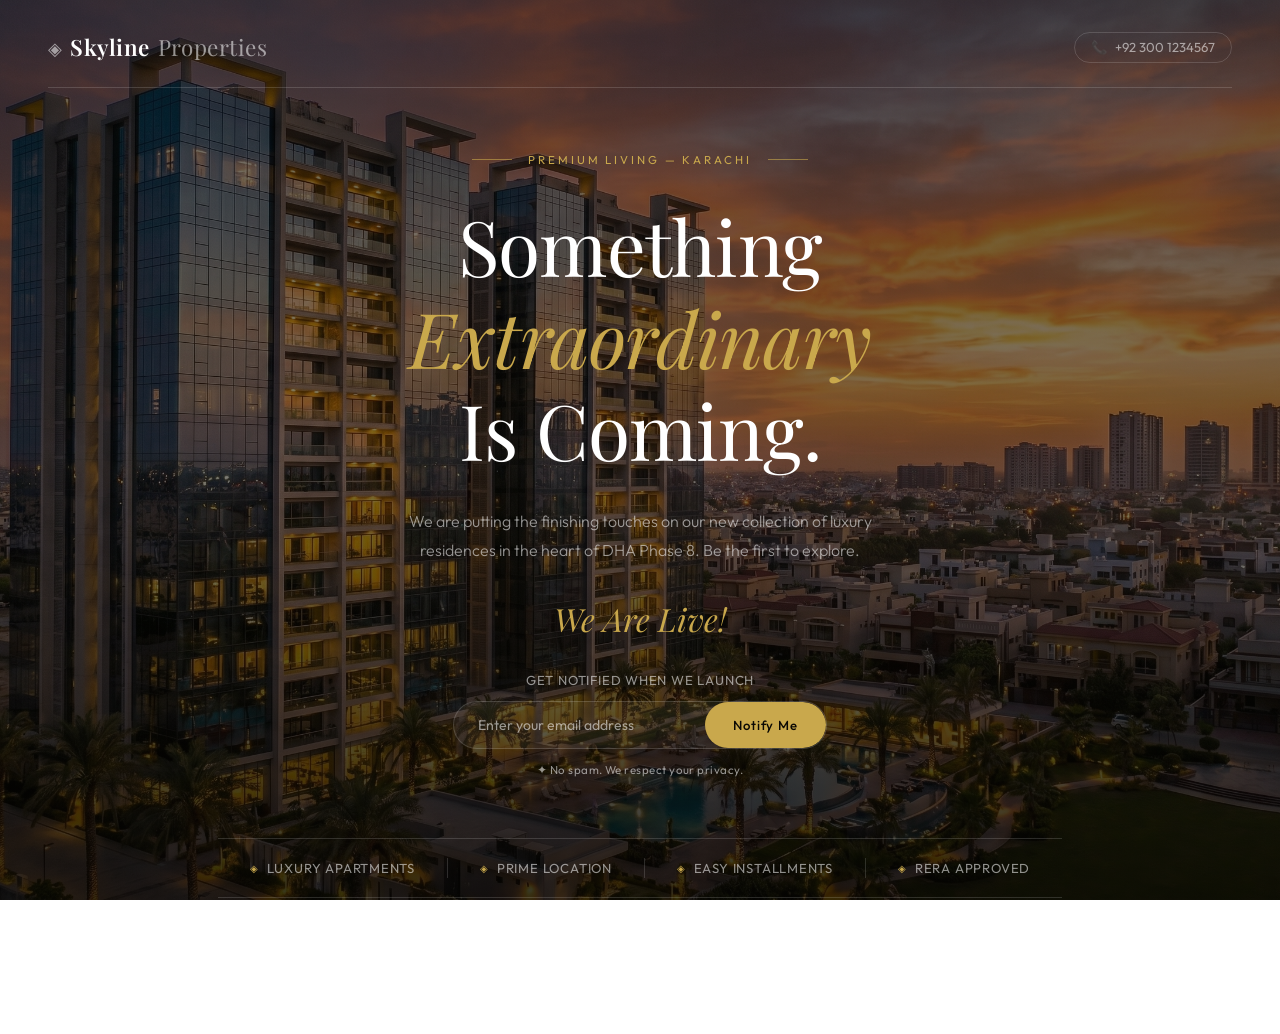
<file: template-coming-soon-pages/skyline-properties/index.html>
<!DOCTYPE html>
<html lang="en">
<head>
  <meta charset="UTF-8"/>
  <meta name="viewport" content="width=device-width, initial-scale=1.0"/>
  <title>Coming Soon — Skyline Properties</title>
  <link rel="preconnect" href="https://fonts.googleapis.com">
  <link href="https://fonts.googleapis.com/css2?family=Playfair+Display:ital,wght@0,400;0,600;1,400&family=Outfit:wght@300;400;500&display=swap" rel="stylesheet">
  <link rel="stylesheet" href="style.css"/>
</head>
<body>

  <!-- BACKGROUND IMAGE -->
  <!--
    AI IMAGE PROMPT (Leonardo.ai / Adobe Firefly):
    "Luxury high-rise residential apartment building exterior,
    modern architecture, glass facade, golden sunset lighting,
    Karachi or Lahore Pakistan cityscape in background,
    dramatic sky with warm tones, professional real estate photography,
    wide angle, photorealistic"
  -->
  <div class="bg-overlay"></div>
  <!-- Replace .bg-overlay background-image in CSS with your AI image -->

  <!-- CONTENT WRAPPER -->
  <div class="wrapper">

    <!-- TOP BAR -->
    <header class="topbar">
      <div class="logo">
        <span class="logo-mark">◈</span>
        Skyline <span>Properties</span>
      </div>
      <div class="contact-pill">
        <span>📞</span> +92 300 1234567
      </div>
    </header>

    <!-- MAIN CONTENT -->
    <main class="main">

      <div class="tag-line">
        <span class="line-dec"></span>
        Premium Living — Karachi
        <span class="line-dec"></span>
      </div>

      <h1 class="heading">
        Something <em>Extraordinary</em><br>
        Is Coming.
      </h1>

      <p class="subtext">
        We are putting the finishing touches on our new collection
        of luxury residences in the heart of DHA Phase 8.
        Be the first to explore.
      </p>

      <!-- COUNTDOWN TIMER -->
      <div class="countdown" id="countdown">
        <div class="time-block">
          <span class="time-num" id="days">00</span>
          <span class="time-label">Days</span>
        </div>
        <span class="colon">:</span>
        <div class="time-block">
          <span class="time-num" id="hours">00</span>
          <span class="time-label">Hours</span>
        </div>
        <span class="colon">:</span>
        <div class="time-block">
          <span class="time-num" id="minutes">00</span>
          <span class="time-label">Minutes</span>
        </div>
        <span class="colon">:</span>
        <div class="time-block">
          <span class="time-num" id="seconds">00</span>
          <span class="time-label">Seconds</span>
        </div>
      </div>

      <!-- EMAIL FORM -->
      <div class="notify-wrap">
        <p class="notify-label">Get notified when we launch</p>
        <div class="email-form">
          <input
            type="email"
            class="email-input"
            placeholder="Enter your email address"
            id="emailInput"
          />
          <button class="notify-btn" onclick="handleNotify()">
            Notify Me
          </button>
        </div>
        <p class="privacy-note">✦ No spam. We respect your privacy.</p>
        <div class="success-msg" id="successMsg">
          ✓ You're on the list! We'll be in touch soon.
        </div>
      </div>

      <!-- FEATURES -->
      <div class="features">
        <div class="feature">
          <span class="feat-icon">◈</span>
          <span>Luxury Apartments</span>
        </div>
        <div class="feat-divider"></div>
        <div class="feature">
          <span class="feat-icon">◈</span>
          <span>Prime Location</span>
        </div>
        <div class="feat-divider"></div>
        <div class="feature">
          <span class="feat-icon">◈</span>
          <span>Easy Installments</span>
        </div>
        <div class="feat-divider"></div>
        <div class="feature">
          <span class="feat-icon">◈</span>
          <span>RERA Approved</span>
        </div>
      </div>

    </main>

    <!-- FOOTER -->
    <footer class="footer">
      <div class="social-links">
        <a href="#">Facebook</a>
        <a href="#">Instagram</a>
        <a href="#">YouTube</a>
      </div>
      <p class="copy">© 2025 Skyline Properties. All rights reserved.</p>
    </footer>

  </div>

  <script>
    // ===== COUNTDOWN TIMER =====
    const launchDate = new Date('2026-12-01T00:00:00');

    function updateCountdown() {
      const now  = new Date();
      const diff = launchDate - now;

      if (diff <= 0) {
        document.getElementById('countdown').innerHTML =
          '<p class="launched">We Are Live!</p>';
        return;
      }

      const days    = Math.floor(diff / (1000 * 60 * 60 * 24));
      const hours   = Math.floor((diff % (1000 * 60 * 60 * 24)) / (1000 * 60 * 60));
      const minutes = Math.floor((diff % (1000 * 60 * 60)) / (1000 * 60));
      const seconds = Math.floor((diff % (1000 * 60)) / 1000);

      document.getElementById('days').textContent    = String(days).padStart(2, '0');
      document.getElementById('hours').textContent   = String(hours).padStart(2, '0');
      document.getElementById('minutes').textContent = String(minutes).padStart(2, '0');
      document.getElementById('seconds').textContent = String(seconds).padStart(2, '0');
    }

    updateCountdown();
    setInterval(updateCountdown, 1000);

    // ===== EMAIL FORM =====
    function handleNotify() {
      const email = document.getElementById('emailInput').value;
      const msg   = document.getElementById('successMsg');

      if (!email || !email.includes('@')) {
        document.getElementById('emailInput').style.borderColor = '#e74c3c';
        return;
      }

      document.getElementById('emailInput').style.borderColor = '';
      document.getElementById('emailInput').value = '';
      msg.classList.add('show');

      setTimeout(() => msg.classList.remove('show'), 4000);
    }
  </script>

</body>
</html>
</file>
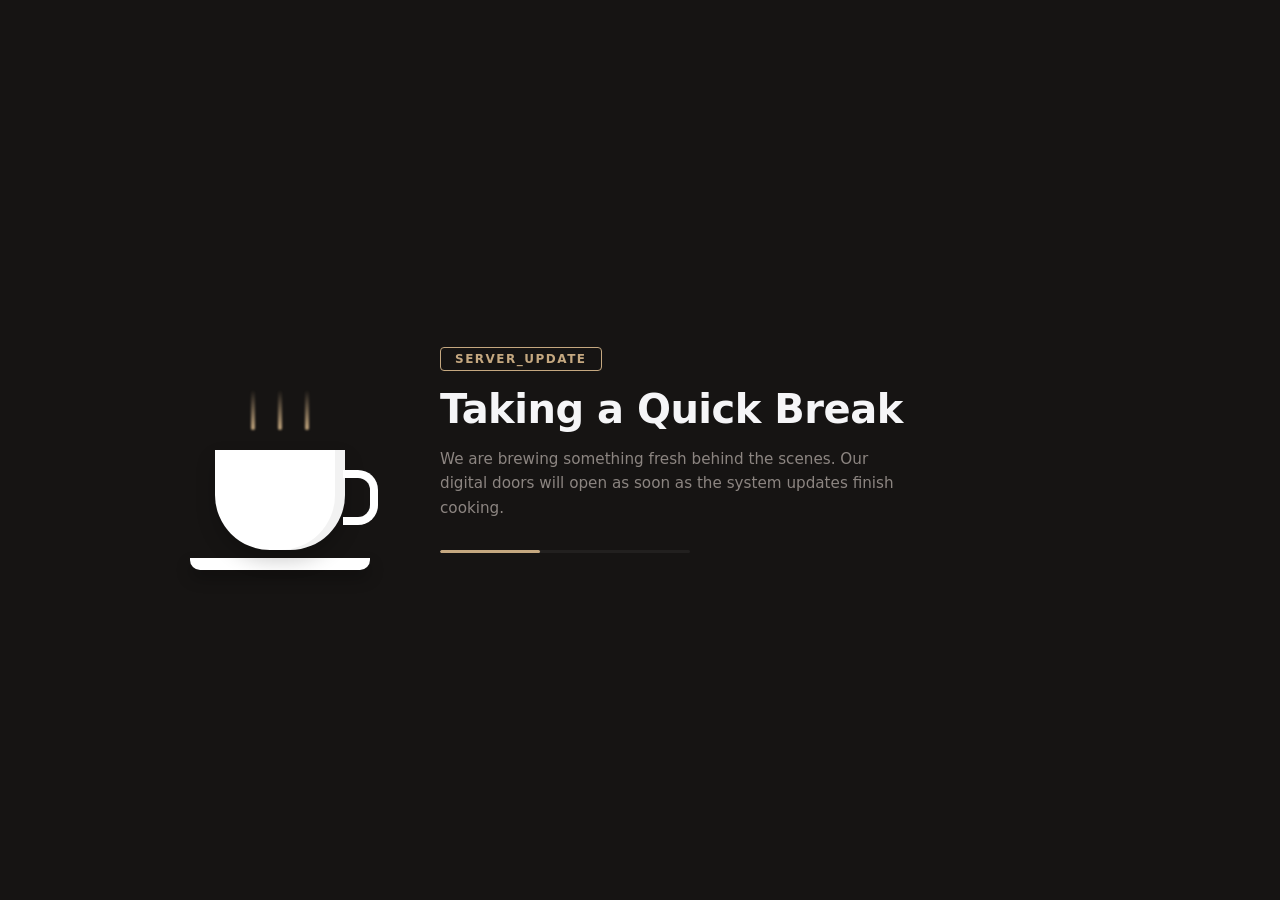
<file: template-maintenance-pages/minimalist-coffee-steam/index.html>
<!DOCTYPE html>
<html lang="en">
<head>
    <meta charset="UTF-8">
    <meta name="viewport" content="width=device-width, initial-scale=1.0">
    <title>Under Maintenance</title>
    <link rel="stylesheet" href="style.css">
</head>
<body>
    <main class="coffee-wrapper">
        <!-- Pure CSS Visual Section: Elegant Coffee & Steam -->
        <div class="visual-container">
            <div class="coffee-cup">
                <div class="steam-container">
                    <span class="steam-line"></span>
                    <span class="steam-line"></span>
                    <span class="steam-line"></span>
                </div>
                <div class="cup-handle"></div>
            </div>
            <div class="cup-saucer"></div>
        </div>

        <!-- Content Section -->
        <div class="content-container">
            <div class="badge-server">SERVER_UPDATE</div>
            <h1 class="heading">Taking a Quick Break</h1>
            <p class="description">We are brewing something fresh behind the scenes. Our digital doors will open as soon as the system updates finish cooking.</p>

            <div class="progress-bar-container">
                <div class="progress-bar"></div>
            </div>
        </div>
    </main>
</body>
</html>
</file>
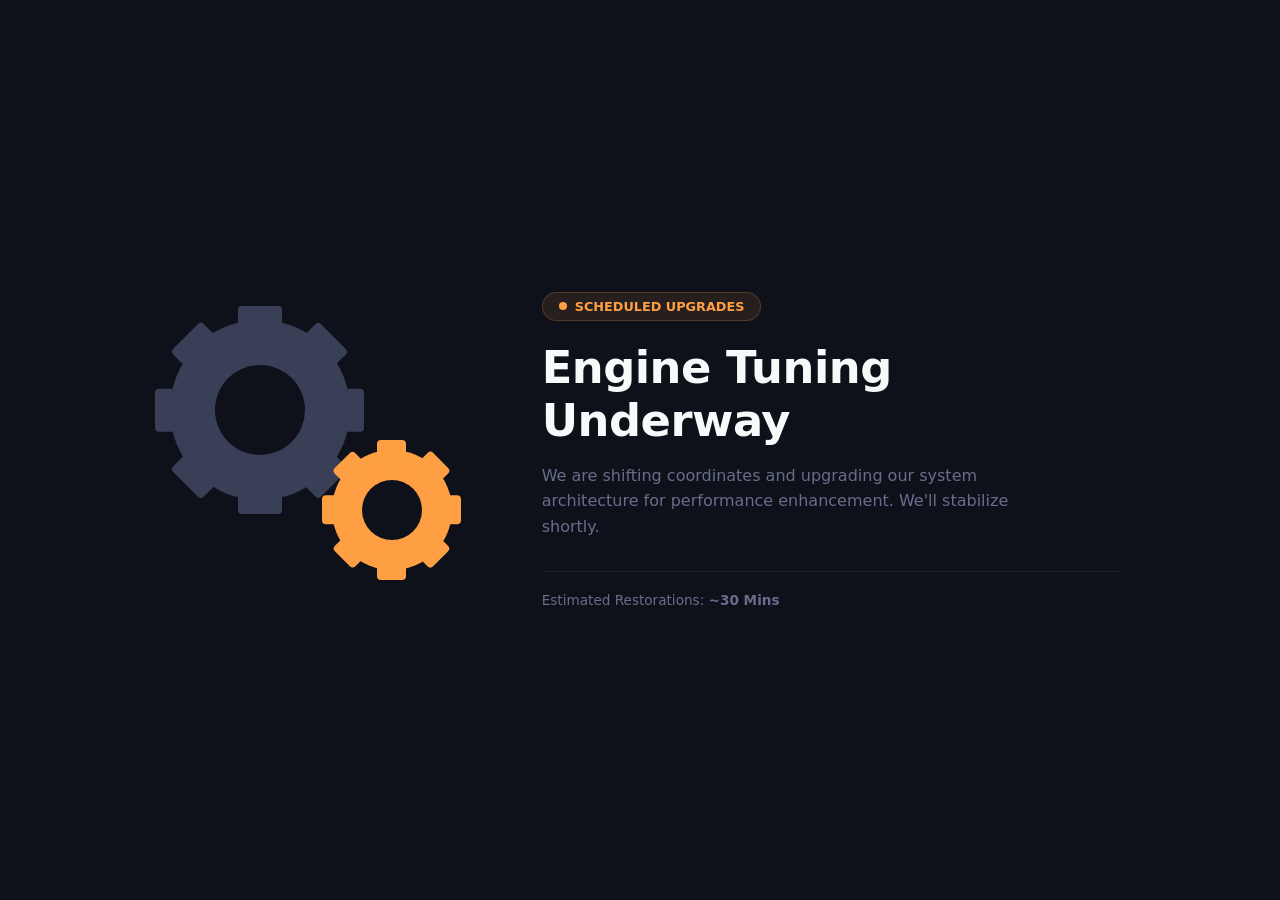
<file: template-maintenance-pages/pulsing-gears/index.html>
<!DOCTYPE html>
<html lang="en">
<head>
    <meta charset="UTF-8">
    <meta name="viewport" content="width=device-width, initial-scale=1.0">
    <title>We'll Be Right Back</title>
    <link rel="stylesheet" href="style.css">
</head>
<body>
    <main class="maintenance-wrapper">
        <!-- Pure CSS Visual Section: Mechanical Engineering Vibe -->
        <div class="visual-container">
            <div class="gear-system">
                <div class="gear main-gear">
                    <div class="tooth"></div><div class="tooth"></div>
                    <div class="tooth"></div><div class="tooth"></div>
                    <div class="gear-core"></div>
                </div>
                <div class="gear secondary-gear">
                    <div class="tooth"></div><div class="tooth"></div>
                    <div class="tooth"></div><div class="tooth"></div>
                    <div class="gear-core"></div>
                </div>
            </div>
        </div>

        <!-- Content Section -->
        <div class="content-container">
            <div class="status-indicator"><span class="pulse-dot"></span>Scheduled Upgrades</div>
            <h1 class="heading">Engine Tuning Underway</h1>
            <p class="description">We are shifting coordinates and upgrading our system architecture for performance enhancement. We'll stabilize shortly.</p>

            <div class="meta-info">
                <span class="est-time">Estimated Restorations: <strong>~30 Mins</strong></span>
            </div>
        </div>
    </main>
</body>
</html>
</file>
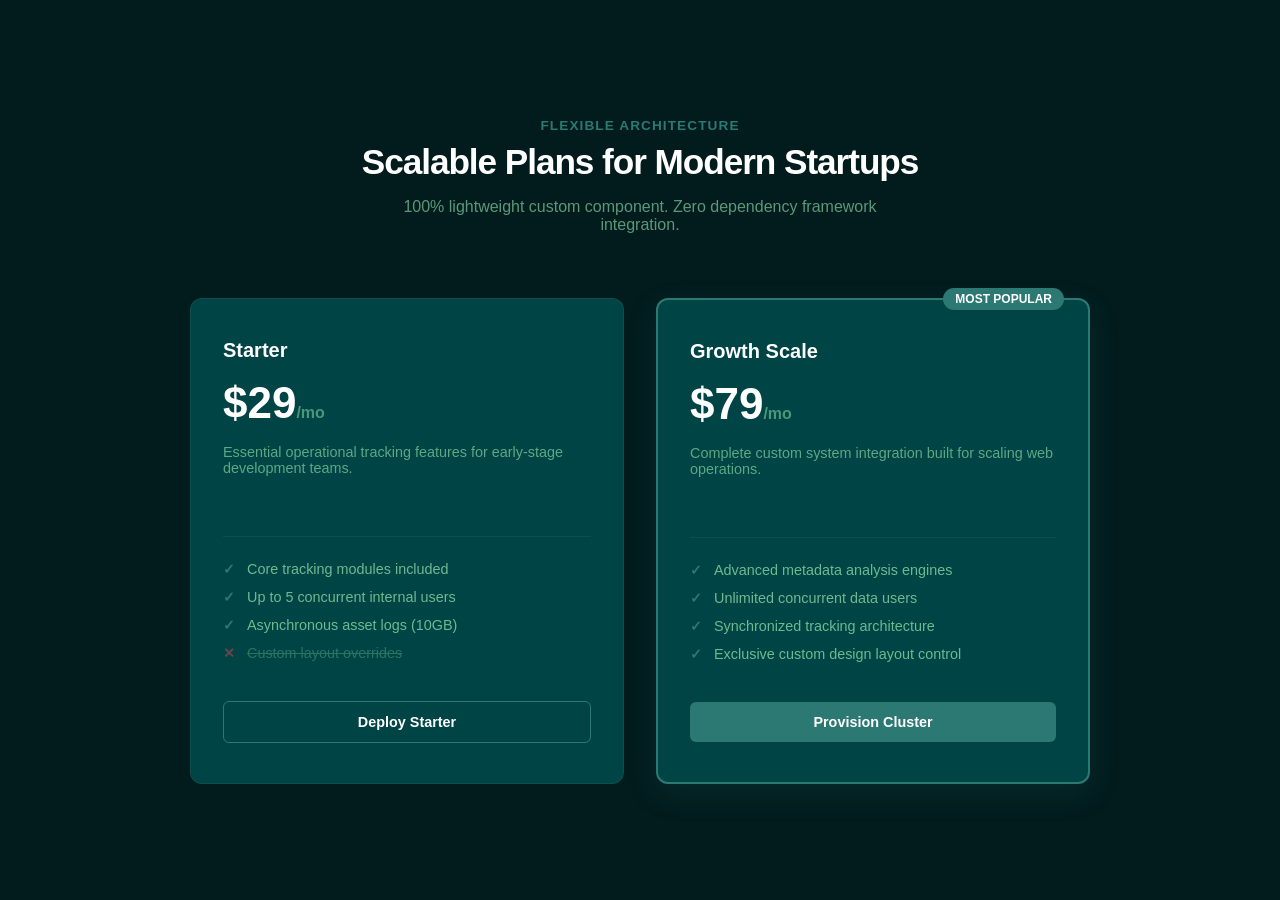
<file: template-pricing-tables/clean-stripe-v1/index.html>
<!DOCTYPE html>
<html lang="en">
<head>
    <meta charset="UTF-8">
    <meta name="viewport" content="width=device-width, initial-scale=1.0">
    <title>SaaS Premium Tier Matrix Layout</title>
    <link rel="stylesheet" href="style.css">
</head>
<body>

    <div class="pricing-container">
        <div class="pricing-header">
            <span>Flexible Architecture</span>
            <h2>Scalable Plans for Modern Startups</h2>
            <p>100% lightweight custom component. Zero dependency framework integration.</p>
        </div>

        <div class="pricing-grid">
            <!-- Tier 1: Starter -->
            <div class="price-card">
                <div class="card-lead">Starter</div>
                <div class="price-amount">$29<span>/mo</span></div>
                <p class="price-desc">Essential operational tracking features for early-stage development teams.</p>
                <ul class="features-list">
                    <li>Core tracking modules included</li>
                    <li>Up to 5 concurrent internal users</li>
                    <li>Asynchronous asset logs (10GB)</li>
                    <li class="disabled">Custom layout overrides</li>
                </ul>
                <a href="#" class="cta-btn secondary">Deploy Starter</a>
            </div>

            <!-- Tier 2: Scale (Strategic Accent Featured) -->
            <div class="price-card featured">
                <div class="badge">Most Popular</div>
                <div class="card-lead">Growth Scale</div>
                <div class="price-amount">$79<span>/mo</span></div>
                <p class="price-desc">Complete custom system integration built for scaling web operations.</p>
                <ul class="features-list">
                    <li>Advanced metadata analysis engines</li>
                    <li>Unlimited concurrent data users</li>
                    <li>Synchronized tracking architecture</li>
                    <li>Exclusive custom design layout control</li>
                </ul>
                <a href="#" class="cta-btn primary">Provision Cluster</a>
            </div>
        </div>
    </div>

</body>
</html>
</file>
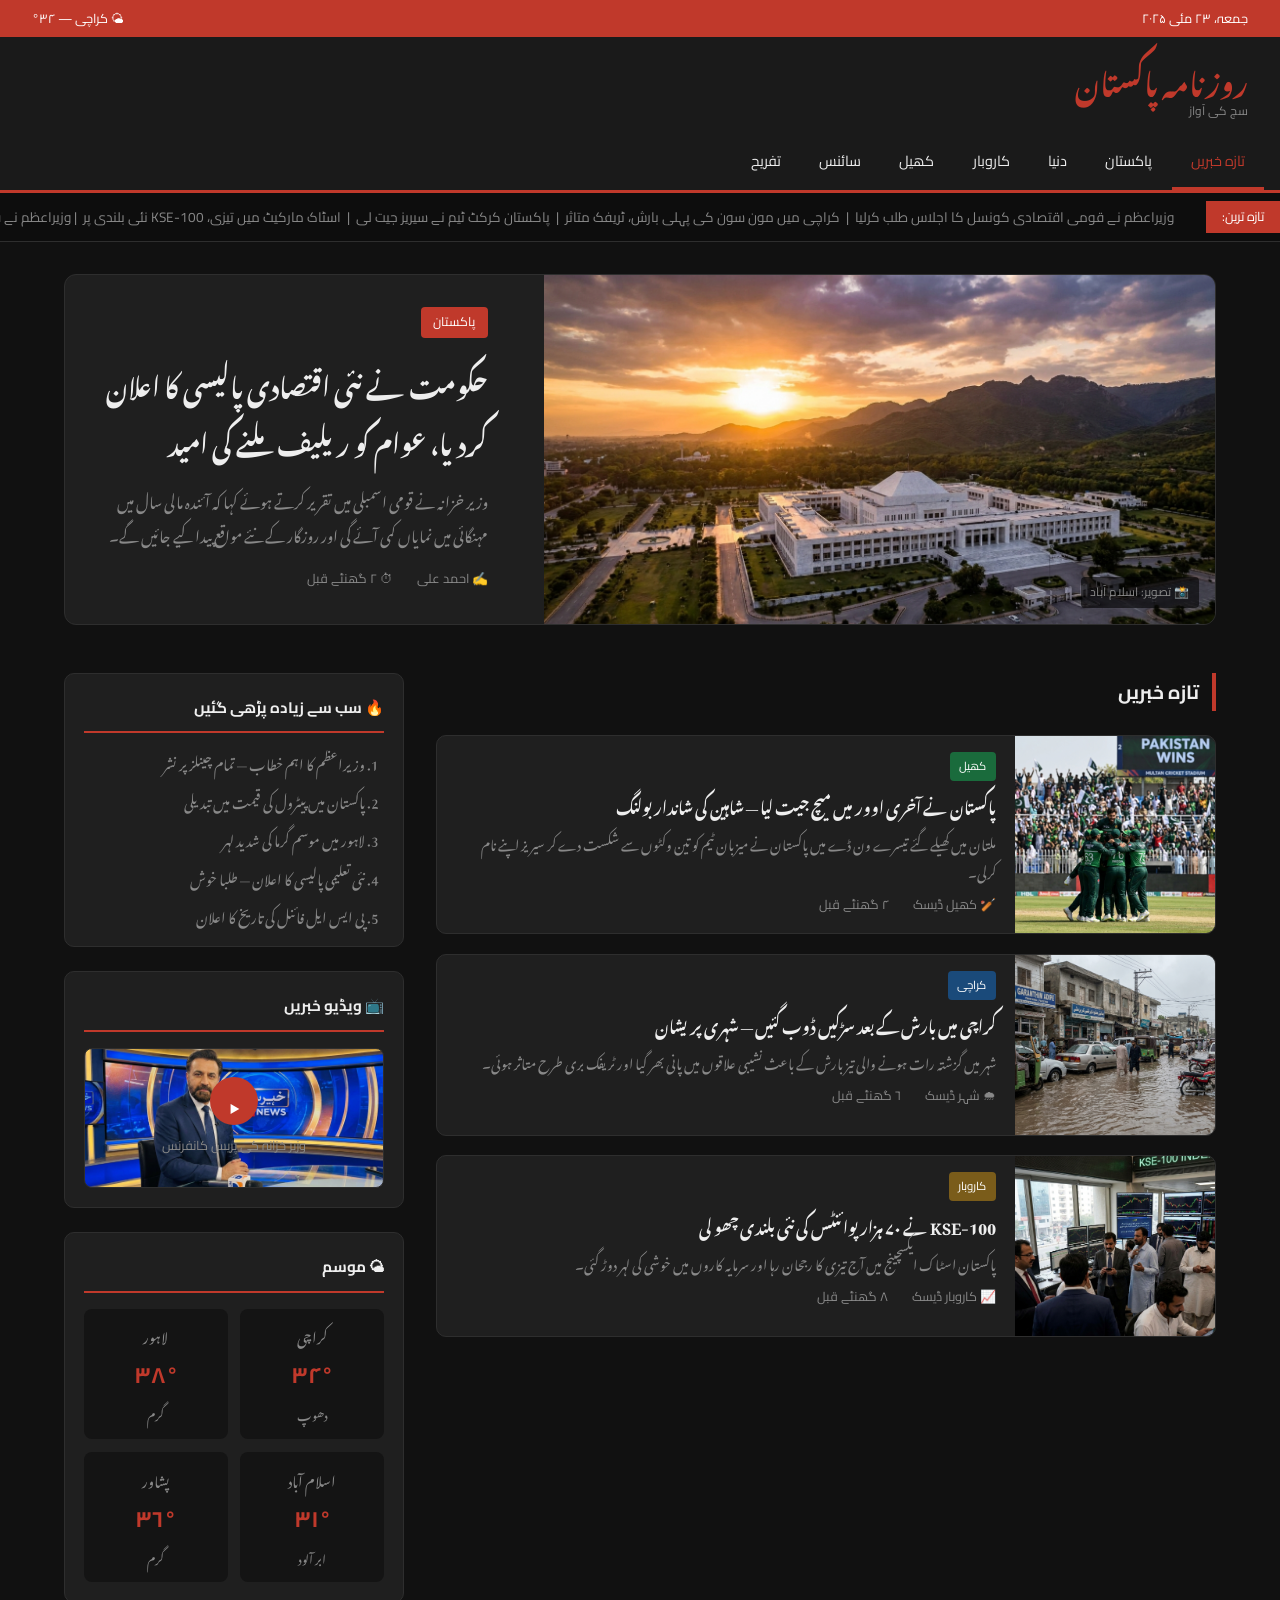
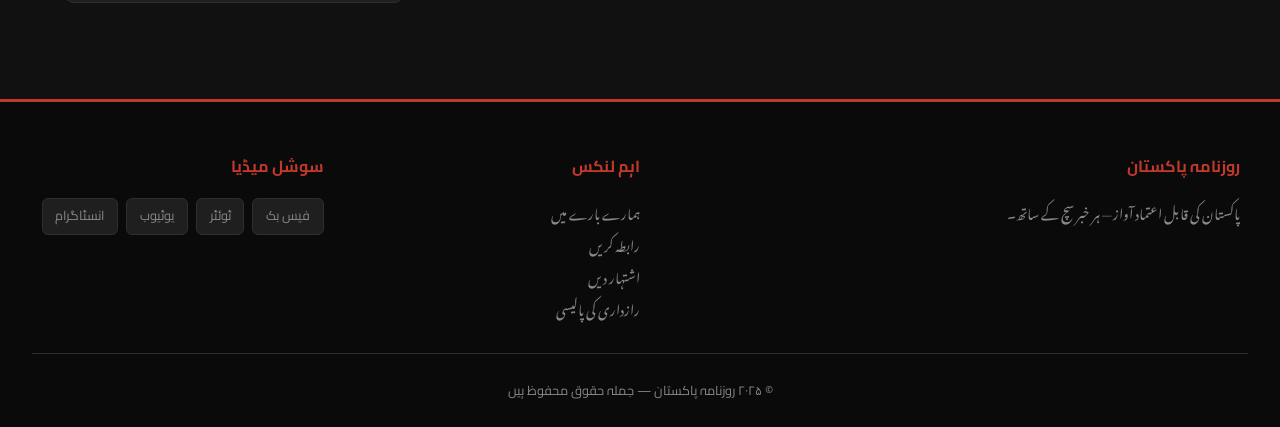
<file: template-rtl-sites/roznama-pakistan/index.html>
<!DOCTYPE html>
<html lang="ur" dir="rtl">
<head>
  <meta charset="UTF-8"/>
  <meta name="viewport" content="width=device-width, initial-scale=1.0"/>
  <title>روزنامہ پاکستان — تازہ خبریں</title>
  <link rel="preconnect" href="https://fonts.googleapis.com">
  <link href="https://fonts.googleapis.com/css2?family=Noto+Nastaliq+Urdu:wght@400;700&family=Cairo:wght@400;600;700&display=swap" rel="stylesheet">
  <link rel="stylesheet" href="style.css"/>
</head>
<body>

  <!-- TOP BAR -->
  <div class="topbar">
    <span class="date">جمعہ، ۲۳ مئی ۲۰۲۵</span>
    <span class="weather">🌤 کراچی — ۳۴°</span>
  </div>

  <!-- HEADER -->
  <header class="header">
    <div class="header-inner">
      <div class="logo-wrap">
        <h1 class="logo">روزنامہ پاکستان</h1>
        <span class="tagline">سچ کی آواز</span>
      </div>
      <button class="menu-toggle" id="menuToggle">☰</button>
    </div>

    <!-- NAV -->
    <nav class="navbar" id="navbar">
      <ul class="nav-links">
        <li><a href="#" class="active">تازہ خبریں</a></li>
        <li><a href="#">پاکستان</a></li>
        <li><a href="#">دنیا</a></li>
        <li><a href="#">کاروبار</a></li>
        <li><a href="#">کھیل</a></li>
        <li><a href="#">سائنس</a></li>
        <li><a href="#">تفریح</a></li>
      </ul>
    </nav>
  </header>

  <!-- BREAKING NEWS TICKER -->
  <div class="ticker-wrap">
    <span class="ticker-label">تازہ ترین:</span>
    <div class="ticker-track">
      <span>وزیراعظم نے قومی اقتصادی کونسل کا اجلاس طلب کرلیا &nbsp;|&nbsp; کراچی میں مون سون کی پہلی بارش، ٹریفک متاثر &nbsp;|&nbsp; پاکستان کرکٹ ٹیم نے سیریز جیت لی &nbsp;|&nbsp; اسٹاک مارکیٹ میں تیزی، KSE-100 نئی بلندی پر &nbsp;|&nbsp;</span>
      <span>وزیراعظم نے قومی اقتصادی کونسل کا اجلاس طلب کرلیا &nbsp;|&nbsp; کراچی میں مون سون کی پہلی بارش، ٹریفک متاثر &nbsp;|&nbsp; پاکستان کرکٹ ٹیم نے سیریز جیت لی &nbsp;|&nbsp; اسٹاک مارکیٹ میں تیزی، KSE-100 نئی بلندی پر &nbsp;|&nbsp;</span>
    </div>
  </div>

  <!-- MAIN CONTENT -->
  <main class="main-wrap">

    <!-- HERO ARTICLE -->
    <section class="hero-article">

      <!-- IMAGE PLACEHOLDER 1 -->
      <!--
        AI IMAGE PROMPT:
        "Pakistani parliament building Islamabad aerial view,
        golden hour sunlight, professional news photography style,
        wide angle shot, dramatic sky, photorealistic"
      -->

      <div class="hero-img"
  style="background: url('images/hero.jpeg')
  center/cover no-repeat;">
        <span class="img-tag">📸 تصویر: اسلام آباد</span>
      </div>

      <div class="hero-content">
        <span class="category-badge">پاکستان</span>
        <h2 class="hero-title">حکومت نے نئی اقتصادی پالیسی کا اعلان کردیا، عوام کو ریلیف ملنے کی امید</h2>
        <p class="hero-excerpt">وزیر خزانہ نے قومی اسمبلی میں تقریر کرتے ہوئے کہا کہ آئندہ مالی سال میں مہنگائی میں نمایاں کمی آئے گی اور روزگار کے نئے مواقع پیدا کیے جائیں گے۔</p>
        <div class="meta">
          <span class="author">✍️ احمد علی</span>
          <span class="time">⏱ ۲ گھنٹے قبل</span>
        </div>
      </div>
    </section>

    <!-- CONTENT GRID -->
    <div class="content-grid">

      <!-- NEWS CARDS -->
      <section class="news-section">
        <h3 class="section-title">تازہ خبریں</h3>

        <!-- Card 1 -->
        <article class="news-card">
          <!--
            AI IMAGE PROMPT:
            "Pakistani cricket team players celebrating on field,
            green jerseys, cricket stadium Pakistan, crowd in background,
            action sports photography, bright daylight, photorealistic"
          -->
          <div class="card-img"
  style="background: url('images/cricket.jpeg')
  center/cover no-repeat;"></div>
          <div class="card-body">
            <span class="cat cricket">کھیل</span>
            <h4>پاکستان نے آخری اوور میں میچ جیت لیا — شاہین کی شاندار بولنگ</h4>
            <p>ملتان میں کھیلے گئے تیسرے ون ڈے میں پاکستان نے میزبان ٹیم کو تین وکٹوں سے شکست دے کر سیریز اپنے نام کرلی۔</p>
            <div class="meta">
              <span>🏏 کھیل ڈیسک</span>
              <span>۴ گھنٹے قبل</span>
            </div>
          </div>
        </article>

        <!-- Card 2 -->
        <article class="news-card">
          <!--
            AI IMAGE PROMPT:
            "Karachi city street view with cars and motorcycles,
            busy urban Pakistan city traffic, daytime, documentary
            street photography style, photorealistic"
          -->
          <div class="card-img"
  style="background: url('images/karachi.jpeg')
  center/cover no-repeat;"></div>
          <div class="card-body">
            <span class="cat karachi">کراچی</span>
            <h4>کراچی میں بارش کے بعد سڑکیں ڈوب گئیں — شہری پریشان</h4>
            <p>شہر میں گزشتہ رات ہونے والی تیز بارش کے باعث نشیبی علاقوں میں پانی بھر گیا اور ٹریفک بری طرح متاثر ہوئی۔</p>
            <div class="meta">
              <span>🌧 شہر ڈیسک</span>
              <span>۶ گھنٹے قبل</span>
            </div>
          </div>
        </article>

        <!-- Card 3 -->
        <article class="news-card">
          <!--
            AI IMAGE PROMPT:
            "Pakistani stock market trading floor Karachi,
            financial traders looking at screens, professional setting,
            Pakistani men in business attire, photorealistic"
          -->
          <div class="card-img"
  style="background: url('images/stock.jpeg')
  center/cover no-repeat;"></div>
          <div class="card-body">
            <span class="cat business">کاروبار</span>
            <h4>KSE-100 نے ۷۰ ہزار پوائنٹس کی نئی بلندی چھو لی</h4>
            <p>پاکستان اسٹاک ایکسچینج میں آج تیزی کا رجحان رہا اور سرمایہ کاروں میں خوشی کی لہر دوڑ گئی۔</p>
            <div class="meta">
              <span>📈 کاروبار ڈیسک</span>
              <span>۸ گھنٹے قبل</span>
            </div>
          </div>
        </article>

      </section>

      <!-- SIDEBAR -->
      <aside class="sidebar">

        <!-- Trending -->
        <div class="sidebar-widget">
          <h4 class="widget-title">🔥 سب سے زیادہ پڑھی گئیں</h4>
          <ol class="trending-list">
            <li><a href="#">وزیراعظم کا اہم خطاب — تمام چینلز پر نشر</a></li>
            <li><a href="#">پاکستان میں پیٹرول کی قیمت میں تبدیلی</a></li>
            <li><a href="#">لاہور میں موسم گرما کی شدید لہر</a></li>
            <li><a href="#">نئی تعلیمی پالیسی کا اعلان — طلبا خوش</a></li>
            <li><a href="#">پی ایس ایل فائنل کی تاریخ کا اعلان</a></li>
          </ol>
        </div>

        <!-- Video News -->
        <div class="sidebar-widget">
          <h4 class="widget-title">📺 ویڈیو خبریں</h4>
          <!--
            AI IMAGE PROMPT:
            "Pakistani male news anchor sitting at news desk,
            professional TV studio, Pakistani television channel set,
            smart formal attire, camera facing portrait, photorealistic"
          -->
          <div class="video-thumb"
  style="background: url('images/anchor.jpeg')
  center/cover no-repeat;">
            <div class="play-btn">▶</div>
            <span class="video-label">وزیر خزانہ کی پریس کانفرنس</span>
          </div>
        </div>

        <!-- Weather -->
        <div class="sidebar-widget weather-widget">
          <h4 class="widget-title">🌤 موسم</h4>
          <div class="weather-grid">
            <div class="weather-city">
              <span class="city-name">کراچی</span>
              <span class="temp">۳۴°</span>
              <span class="condition">دھوپ</span>
            </div>
            <div class="weather-city">
              <span class="city-name">لاہور</span>
              <span class="temp">۳۸°</span>
              <span class="condition">گرم</span>
            </div>
            <div class="weather-city">
              <span class="city-name">اسلام آباد</span>
              <span class="temp">۳۱°</span>
              <span class="condition">ابر آلود</span>
            </div>
            <div class="weather-city">
              <span class="city-name">پشاور</span>
              <span class="temp">۳۶°</span>
              <span class="condition">گرم</span>
            </div>
          </div>
        </div>

      </aside>
    </div>

  </main>

  <!-- FOOTER -->
  <footer class="footer">
    <div class="footer-grid">
      <div class="footer-col">
        <h5>روزنامہ پاکستان</h5>
        <p>پاکستان کی قابل اعتماد آواز — ہر خبر سچ کے ساتھ۔</p>
      </div>
      <div class="footer-col">
        <h5>اہم لنکس</h5>
        <ul>
          <li><a href="#">ہمارے بارے میں</a></li>
          <li><a href="#">رابطہ کریں</a></li>
          <li><a href="#">اشتہار دیں</a></li>
          <li><a href="#">رازداری کی پالیسی</a></li>
        </ul>
      </div>
      <div class="footer-col">
        <h5>سوشل میڈیا</h5>
        <div class="social-links">
          <a href="#">فیس بک</a>
          <a href="#">ٹوئٹر</a>
          <a href="#">یوٹیوب</a>
          <a href="#">انسٹاگرام</a>
        </div>
      </div>
    </div>
    <div class="footer-bottom">
      <p>© ۲۰۲۵ روزنامہ پاکستان — جملہ حقوق محفوظ ہیں</p>
    </div>
  </footer>

  <script>
    const toggle = document.getElementById('menuToggle');
    const navbar = document.getElementById('navbar');
    toggle.addEventListener('click', () => {
      navbar.classList.toggle('open');
    });
  </script>

</body>
</html>
</file>
<file: template-404-pages/cyberpunk-glitch/style.css>
/* style.css */
:root {
    --bg-terminal: #0a0a0c;
    --matrix-green: #00ff66;
    --cyber-pink: #ff0055;
    --cyber-cyan: #00f0ff;
    --text-white: #ffffff;
    --text-muted: #6b6b7c;
}

* {
    box-sizing: border-box;
    margin: 0;
    padding: 0;
}

body {
    background-color: var(--bg-terminal);
    color: var(--text-white);
    font-family: 'Courier New', Courier, monospace; /* Hardcore tech feel */
    min-height: 100vh;
    display: flex;
    align-items: center;
    justify-content: center;
    padding: 24px;
    overflow-x: hidden;
    position: relative;
}

/* Background Subtle Grid Layer (CSS Hack instead of image) */
body::before {
    content: " ";
    position: absolute;
    top: 0; left: 0; width: 100%; height: 100%;
    background: linear-gradient(rgba(18, 16, 16, 0) 50%, rgba(0, 0, 0, 0.25) 50%), linear-gradient(90deg, rgba(255, 0, 0, 0.06), rgba(0, 255, 0, 0.02), rgba(0, 0, 255, 0.06));
    background-size: 100% 4px, 6px 100%;
    z-index: 1;
    pointer-events: none;
}

.glitch-wrapper {
    display: flex;
    flex-direction: column;
    align-items: center;
    justify-content: center;
    gap: 20px;
    width: 100%;
    max-width: 1000px;
    z-index: 2;
}

/* --- THE GLITCH ENGINE --- */
.visual-container {
    position: relative;
}

.glitch-code {
    font-size: clamp(6rem, 20vw, 11rem);
    font-weight: 900;
    position: relative;
    color: var(--text-white);
    letter-spacing: -5px;
    animation: textGlitch 3s linear infinite;
}

/* Pseudo layers for RGB Splitting effect */
.glitch-code::before,
.glitch-code::after {
    content: attr(data-text);
    position: absolute;
    top: 0; left: 0; width: 100%; height: 100%;
    background: var(--bg-terminal);
}

.glitch-code::before {
    left: 2px;
    text-shadow: -2px 0 var(--cyber-pink);
    clip: rect(44px, 450px, 56px, 0);
    animation: glitchLayer1 5s infinite linear alternate-reverse;
}

.glitch-code::after {
    left: -2px;
    text-shadow: -2px 0 var(--cyber-cyan), 0 2px var(--cyber-pink);
    clip: rect(85px, 450px, 140px, 0);
    animation: glitchLayer2 2s infinite linear alternate-reverse;
}

/* Content & Interface Typography */
.content-container {
    text-align: center;
}

.terminal-badge {
    display: inline-block;
    background-color: rgba(255, 0, 85, 0.1);
    border: 1px solid var(--cyber-pink);
    color: var(--cyber-pink);
    padding: 4px 12px;
    font-size: 0.75rem;
    font-weight: bold;
    letter-spacing: 2px;
    margin-bottom: 15px;
    text-transform: uppercase;
}

.error-heading {
    font-size: clamp(1.1rem, 4vw, 1.8rem);
    font-weight: bold;
    color: var(--cyber-cyan);
    margin-bottom: 12px;
}

.error-text {
    color: var(--text-muted);
    font-size: 0.9rem;
    line-height: 1.6;
    max-width: 480px;
    margin: 0 auto 30px;
}

/* Cyberpunk Interactive Buttons */
.nav-links {
    display: flex;
    flex-wrap: wrap;
    justify-content: center;
    gap: 12px;
}

.btn-cyber, .btn-cyber-secondary {
    padding: 10px 24px;
    text-decoration: none;
    font-size: 0.85rem;
    font-weight: bold;
    text-transform: uppercase;
    transition: all 0.2s ease;
}

.btn-cyber {
    background-color: var(--cyber-cyan);
    color: var(--bg-terminal);
    border: 1px solid var(--cyber-cyan);
    box-shadow: 3px 3px 0px var(--cyber-pink);
}

.btn-cyber:hover {
    box-shadow: 0px 0px 0px var(--cyber-pink);
    transform: translate(3px, 3px);
}

.btn-cyber-secondary {
    background-color: transparent;
    color: var(--text-white);
    border: 1px solid var(--text-muted);
}

.btn-cyber-secondary:hover {
    border-color: var(--cyber-cyan);
    color: var(--cyber-cyan);
}

/* --- ANIMATION KEYFRAMES --- */
@keyframes textGlitch {
    0%, 95%, 100% { transform: skew(0deg); }
    96% { transform: skew(10deg); }
    97% { transform: skew(-10deg); }
    98% { transform: skew(5deg); }
    99% { transform: skew(-3deg); }
}

@keyframes glitchLayer1 {
    0% { clip: rect(20px, 9999px, 66px, 0); }
    10% { clip: rect(132px, 9999px, 150px, 0); }
    20% { clip: rect(30px, 9999px, 5px, 0); }
    /* ... randomizing steps smoothly ... */
    100% { clip: rect(90px, 9999px, 110px, 0); }
}

@keyframes glitchLayer2 {
    0% { clip: rect(80px, 9999px, 100px, 0); }
    50% { clip: rect(10px, 9999px, 45px, 0); }
    100% { clip: rect(120px, 9999px, 135px, 0); }
}

/* --- TABLET & DESKTOP RESPONSIVENESS --- */
@media (min-width: 768px) {
    .glitch-wrapper {
        flex-direction: row;
        text-align: left;
        gap: 60px;
    }
    .content-container {
        text-align: left;
    }
    .error-text {
        margin: 0 0 30px 0;
    }
    .nav-links {
        justify-content: flex-start;
    }
}
</file>
<file: template-404-pages/floating-astronaut/style.css>
/* style.css */
:root {
    --bg-dark: #070714;
    --text-light: #ffffff;
    --text-muted: #8a8a9e;
    --accent-blue: #00d2ff;
    --planet-color: #ff6b6b;
}

* {
    box-sizing: border-box;
    margin: 0;
    padding: 0;
}

body {
    background-color: var(--bg-dark);
    color: var(--text-light);
    font-family: system-ui, -apple-system, BlinkMacSystemFont, sans-serif;
    min-height: 100vh;
    display: flex;
    align-items: center;
    justify-content: center;
    padding: 20px;
    overflow-x: hidden;
}

.space-wrapper {
    display: flex;
    flex-direction: column;
    align-items: center;
    justify-content: center;
    gap: 40px;
    max-width: 1100px;
    width: 100%;
}

/* --- CSS HACK: Dynamic Visual Section --- */
.visual-container {
    position: relative;
    width: 200px;
    height: 200px;
    display: flex;
    align-items: center;
    justify-content: center;
}

/* Planet auto-rotate karega taake craters sath ghumain */
.planet {
    width: 140px;
    height: 140px;
    background: var(--planet-color);
    border-radius: 50%;
    position: relative;
    box-shadow: inset -20px -20px 0px rgba(0,0,0,0.2), 0 0 30px rgba(255,107,107,0.4);
    overflow: hidden;
    animation: rotatePlanet 20s linear infinite; /* Smooth slow rotation */
}

/* Craters permanent fixed hain planet me, planet ghumega to ye bhi ghumenge */
.crater {
    position: absolute;
    background: rgba(0,0,0,0.15);
    border-radius: 50%;
}
.crater:nth-child(1) { width: 30px; height: 30px; top: 20px; left: 30px; }
.crater:nth-child(2) { width: 20px; height: 20px; bottom: 30px; right: 40px; }
.crater:nth-child(3) { width: 15px; height: 15px; top: 70px; left: 80px; }

/* Anti-Clockwise Rocket with Natural Tangent Alignment */
.rocket {
    position: absolute;
    font-size: 3rem;
    /* -45deg initial tilt hai taake emoji ka face flight path ke mutabiq adjust ho */
    transform: rotate(0deg) translate(100px) rotate(-45deg);
    animation: orbitRocketAnti 6s linear infinite;
}

/* Content Styling */
.content-container {
    text-align: center;
}

.error-code {
    font-size: clamp(5rem, 15vw, 8rem);
    font-weight: 900;
    line-height: 1;
    background: linear-gradient(180deg, #fff 30%, var(--accent-blue));
    -webkit-background-clip: text;
    -webkit-text-fill-color: transparent;
}

.error-heading {
    font-size: clamp(1.2rem, 4vw, 2rem);
    font-weight: 500;
    margin: 15px 0 10px;
}

.error-text {
    color: var(--text-muted);
    font-size: 0.95rem;
    max-width: 400px;
    margin: 0 auto 30px;
    line-height: 1.5;
}

.btn-earth {
    display: inline-block;
    padding: 12px 32px;
    color: var(--accent-blue);
    border: 2px solid var(--accent-blue);
    text-decoration: none;
    border-radius: 30px;
    font-weight: 600;
    font-size: 0.9rem;
    text-transform: uppercase;
    transition: all 0.3s ease;
}

.btn-earth:hover {
    background-color: var(--accent-blue);
    color: var(--bg-dark);
    box-shadow: 0 0 25px rgba(0, 210, 255, 0.5);
}

/* --- ANIMATION KEYFRAMES (MOBILE) --- */

/* Planet ki slow continuous rotation */
@keyframes rotatePlanet {
    0% { transform: rotate(0deg); }
    100% { transform: rotate(-360deg); } /* Crates bhi anti-clockwise halkay se ghumenge */
}

/* Rocket Natural Anti-Clockwise Orbit */
@keyframes orbitRocketAnti {
    0% {
        transform: rotate(360deg) translate(100px) rotate(-45deg);
    }
    100% {
        transform: rotate(0deg) translate(100px) rotate(-45deg);
    }
}

/* --- RESPONSIVENESS (TABLET/DESKTOP) --- */
@media (min-width: 768px) {
    .space-wrapper {
        flex-direction: row;
        text-align: left;
        gap: 80px;
    }
    .visual-container {
        width: 300px;
        height: 300px;
    }
    .planet {
        width: 200px;
        height: 200px;
    }

    /* Badi screen ke radius (140px) ke sath flight path */
    @keyframes orbitRocketAnti {
        0% {
            transform: rotate(360deg) translate(140px) rotate(-45deg);
        }
        100% {
            transform: rotate(0deg) translate(140px) rotate(-45deg);
        }
    }
    .content-container {
        text-align: left;
    }
    .error-text {
        margin: 0 0 30px 0;
    }
}
</file>
<file: template-404-pages/noor-glow/style.css>
/* ===========================
 *  Noor Glow — Custom 404 Page
 *  Dilawar H. | pixbit
 = *========================== */

*, *::before, *::after {
    box-sizing: border-box;
    margin: 0;
    padding: 0;
}

:root {
    --cream:    #faf7f2;
    --warm:     #f2ebe0;
    --gold:     #b8955a;
    --gold-lt:  #d4b483;
    --dark:     #1c1712;
    --mid:      #6b5c47;
    --muted:    #a0917e;
    --border:   #e8dfd0;
    --white:    #ffffff;
    --serif:    'Cormorant Garamond', Georgia, serif;
    --sans:     'DM Sans', sans-serif;
}

html, body {
    height: 100%;
}

body {
    background: var(--cream);
    color: var(--dark);
    font-family: var(--sans);
    font-size: 15px;
    line-height: 1.6;
    min-height: 100vh;
    display: flex;
    flex-direction: column;
}

a {
    color: inherit;
    text-decoration: none;
}

/* ===== NAVBAR ===== */
.navbar {
    display: flex;
    align-items: center;
    justify-content: space-between;
    padding: 1.2rem 3rem;
    background: var(--white);
    border-bottom: 1px solid var(--border);
    position: sticky;
    top: 0;
    z-index: 10;
}

.logo {
    font-family: var(--serif);
    font-size: 1.4rem;
    font-weight: 400;
    color: var(--dark);
    letter-spacing: 0.02em;
    display: flex;
    align-items: center;
    gap: 0.4rem;
}

.logo-icon {
    color: var(--gold);
    font-size: 0.9rem;
}

.nav-links {
    list-style: none;
    display: flex;
    gap: 2.5rem;
}

.nav-links a {
    font-family: var(--sans);
    font-size: 0.82rem;
    font-weight: 400;
    color: var(--mid);
    letter-spacing: 0.08em;
    text-transform: uppercase;
    transition: color 0.2s;
}

.nav-links a:hover { color: var(--dark); }

.nav-actions {
    display: flex;
    gap: 1rem;
}

.icon-btn {
    font-size: 1.1rem;
    color: var(--mid);
    transition: color 0.2s;
    cursor: pointer;
}

.icon-btn:hover { color: var(--gold); }

/* ===== MAIN ===== */
.main {
    flex: 1;
    display: grid;
    grid-template-columns: 1fr 1fr;
    gap: 0;
    max-width: 1200px;
    margin: 0 auto;
    width: 100%;
    padding: 5rem 3rem;
    align-items: center;
}

/* ===== CONTENT (LEFT) ===== */
.content {
    padding-right: 4rem;
    animation: fadeUp 0.8s ease forwards;
}

@keyframes fadeUp {
    from { opacity: 0; transform: translateY(24px); }
    to   { opacity: 1; transform: translateY(0); }
}

.error-label {
    display: flex;
    align-items: center;
    gap: 0.8rem;
    font-family: var(--sans);
    font-size: 0.72rem;
    letter-spacing: 0.2em;
    text-transform: uppercase;
    color: var(--gold);
    margin-bottom: 1.8rem;
}

.line {
    height: 1px;
    width: 40px;
    background: var(--gold-lt);
}

.heading {
    font-family: var(--serif);
    font-size: clamp(2.8rem, 5vw, 4.2rem);
    font-weight: 300;
    line-height: 1.15;
    color: var(--dark);
    margin-bottom: 1.5rem;
    letter-spacing: -0.01em;
}

.heading em {
    color: var(--gold);
    font-style: italic;
}

.subtext {
    font-size: 0.95rem;
    color: var(--mid);
    line-height: 1.8;
    max-width: 420px;
    margin-bottom: 2rem;
}

/* OFFER PILL */
.offer-pill {
    display: inline-flex;
    align-items: center;
    gap: 0.6rem;
    background: var(--warm);
    border: 1px solid var(--border);
    border-radius: 100px;
    padding: 0.5rem 1.2rem;
    font-size: 0.82rem;
    color: var(--mid);
    margin-bottom: 2.2rem;
}

.offer-icon { color: var(--gold); font-size: 0.7rem; }

.offer-pill strong {
    color: var(--dark);
    font-weight: 500;
}

/* CTA BUTTONS */
.cta-group {
    display: flex;
    gap: 1rem;
    margin-bottom: 2.5rem;
    flex-wrap: wrap;
}

.btn-primary {
    background: var(--dark);
    color: var(--cream);
    padding: 0.85rem 2rem;
    border-radius: 100px;
    font-family: var(--sans);
    font-size: 0.82rem;
    letter-spacing: 0.06em;
    text-transform: uppercase;
    transition: background 0.25s, transform 0.2s;
}

.btn-primary:hover {
    background: var(--gold);
    transform: translateY(-2px);
}

.btn-secondary {
    background: transparent;
    color: var(--dark);
    padding: 0.85rem 2rem;
    border-radius: 100px;
    border: 1px solid var(--border);
    font-family: var(--sans);
    font-size: 0.82rem;
    letter-spacing: 0.06em;
    text-transform: uppercase;
    transition: border-color 0.25s, transform 0.2s;
}

.btn-secondary:hover {
    border-color: var(--gold);
    color: var(--gold);
    transform: translateY(-2px);
}

/* QUICK LINKS */
.quick-links {
    display: flex;
    align-items: center;
    gap: 1rem;
    flex-wrap: wrap;
}

.quick-label {
    font-size: 0.78rem;
    color: var(--muted);
    letter-spacing: 0.06em;
    text-transform: uppercase;
}

.quick-links a {
    font-size: 0.82rem;
    color: var(--mid);
    border-bottom: 1px solid var(--border);
    padding-bottom: 1px;
    transition: color 0.2s, border-color 0.2s;
}

.quick-links a:hover {
    color: var(--gold);
    border-color: var(--gold);
}

/* ===== VISUAL (RIGHT) ===== */
.visual {
    position: relative;
    display: flex;
    align-items: center;
    justify-content: center;
    animation: fadeUp 0.8s 0.2s ease both;
}

/* PRODUCT IMAGE */
.product-img {
    width: 420px;
    height: 480px;
    border-radius: 220px 220px 180px 180px;
    background: var(--warm);
    border: 1px solid var(--border);
    overflow: hidden;
    position: relative;
    z-index: 2;

    /* REPLACE THIS with your image: */
    background: url('images/product.jpeg') center/cover no-repeat;

    display: flex;
    align-items: center;
    justify-content: center;
    box-shadow: 0 30px 80px rgba(180,140,80,0.15);
}

.img-placeholder {
    text-align: center;
    color: var(--muted);
    display: flex;
    flex-direction: column;
    gap: 0.5rem;
}

.img-placeholder span { font-size: 3rem; }
.img-placeholder small {
    font-size: 0.78rem;
    letter-spacing: 0.06em;
    text-transform: uppercase;
}

/* FLOATING BADGES */
.badge {
    position: absolute;
    background: var(--white);
    border: 1px solid var(--border);
    border-radius: 100px;
    padding: 0.45rem 1rem;
    font-size: 0.75rem;
    color: var(--mid);
    font-family: var(--sans);
    white-space: nowrap;
    box-shadow: 0 4px 20px rgba(0,0,0,0.06);
    z-index: 3;
    animation: floatBadge 4s ease-in-out infinite;
}

.badge-1 {
    top: 10%;
    left: -10px;
    animation-delay: 0s;
}

.badge-2 {
    bottom: 25%;
    left: -20px;
    animation-delay: 1s;
}

.badge-3 {
    top: 30%;
    right: -10px;
    text-align: center;
    line-height: 1.5;
    border-radius: 16px;
    animation-delay: 2s;
}

@keyframes floatBadge {
    0%, 100% { transform: translateY(0); }
    50%       { transform: translateY(-8px); }
}

/* 404 WATERMARK */
.watermark {
    position: absolute;
    bottom: -30px;
    right: -20px;
    font-family: var(--serif);
    font-size: 9rem;
    font-weight: 300;
    color: var(--border);
    z-index: 1;
    user-select: none;
    line-height: 1;
    letter-spacing: -0.05em;
}

/* ===== FOOTER STRIP ===== */
.footer-strip {
    background: var(--dark);
    color: var(--muted);
    display: flex;
    justify-content: center;
    gap: 3rem;
    padding: 1rem 2rem;
    font-size: 0.75rem;
    letter-spacing: 0.08em;
    text-transform: uppercase;
    flex-wrap: wrap;
}

/* ===== RESPONSIVE ===== */
@media (max-width: 900px) {
    .main {
        grid-template-columns: 1fr;
        padding: 3rem 2rem;
        text-align: center;
    }

    .content {
        padding-right: 0;
        order: 2;
    }

    .visual {
        order: 1;
        margin-bottom: 2rem;
    }

    .product-img {
        width: 280px;
        height: 320px;
    }

    .subtext { margin: 0 auto 2rem; }

    .error-label,
    .quick-links {
        justify-content: center;
    }

    .cta-group {
        justify-content: center;
    }

    .watermark { font-size: 6rem; }
}

@media (max-width: 600px) {
    .navbar {
        padding: 1rem 1.5rem;
    }

    .nav-links { display: none; }

    .product-img {
        width: 240px;
        height: 280px;
    }

    .badge-2 { display: none; }

    .footer-strip { gap: 1.5rem; font-size: 0.68rem; }
}
</file>
<file: template-coming-soon-pages/cyberpunk-neon-glow/style.css>
/* style.css */
:root {
    --bg-dark: #050508;
    --neon-pink: #ff0055;
    --neon-cyan: #00f0ff;
    --text-bright: #ffffff;
    --text-dim: #555566;
    --cyber-panel: rgba(10, 10, 15, 0.85);
}

* {
    box-sizing: border-box;
    margin: 0;
    padding: 0;
}

body {
    background-color: var(--bg-dark);
    color: var(--text-bright);
    font-family: 'Courier New', Courier, monospace; /* Tech/Terminal feel */
    min-height: 100vh;
    display: flex;
    align-items: center;
    justify-content: center;
    padding: 20px;
    position: relative;
    overflow: hidden;
}

/* --- LIGHTWEIGHT CYBER GRID GRAPHIC (No Image Needed) --- */
.cyber-grid {
    position: absolute;
    top: 0;
    left: 0;
    width: 100%;
    height: 100%;
    background-image:
    linear-gradient(rgba(0, 240, 255, 0.03) 1px, transparent 1px),
    linear-gradient(90deg, rgba(0, 240, 255, 0.03) 1px, transparent 1px);
    background-size: 30px 30px;
    z-index: 1;
    pointer-events: none;
}

.cyber-wrapper {
    width: 100%;
    max-width: 700px;
    z-index: 2;
    text-align: center;
    display: flex;
    flex-direction: column;
    gap: 40px;
}

.status-badge {
    font-size: 0.8rem;
    color: var(--neon-pink);
    letter-spacing: 2px;
    font-weight: bold;
    animation: pulse 1.5s infinite alternate;
}

.cyber-title {
    font-size: clamp(1.8rem, 5vw, 3rem);
    font-weight: 900;
    letter-spacing: -1px;
    color: var(--text-bright);
    text-shadow:
    0 0 5px rgba(255, 255, 255, 0.5),
    0 0 10px var(--neon-pink),
    0 0 20px var(--neon-pink);
    margin-bottom: 15px;
}

.cyber-subtitle {
    font-size: clamp(0.85rem, 2.5vw, 1rem);
    color: #a0a0b0;
    line-height: 1.6;
    max-width: 550px;
    margin: 0 auto;
}

/* --- NEON GRID TIMELINE SYSTEM --- */
.neon-timer-grid {
    display: grid;
    grid-template-columns: repeat(2, 1fr);
    gap: 16px;
}

@media (min-width: 480px) {
    .neon-timer-grid {
        grid-template-columns: repeat(4, 1fr);
    }
}

.neon-box {
    background: var(--cyber-panel);
    border-left: 3px solid var(--neon-cyan);
    border-right: 1px solid rgba(0, 240, 255, 0.2);
    border-top: 1px solid rgba(0, 240, 255, 0.1);
    border-bottom: 1px solid rgba(0, 240, 255, 0.1);
    padding: 20px 10px;
    border-radius: 4px;
    box-shadow: 0 0 15px rgba(0, 240, 255, 0.05);
}

.cyber-num {
    display: block;
    font-size: clamp(2rem, 6vw, 3.2rem);
    font-weight: bold;
    color: var(--neon-cyan);
    text-shadow: 0 0 10px rgba(0, 240, 255, 0.5);
    font-variant-numeric: tabular-nums;
}

.cyber-label {
    font-size: 0.7rem;
    color: var(--text-dim);
    letter-spacing: 2px;
}

/* --- TERMINAL COMMAND FORM --- */
.cyber-form {
    display: flex;
    flex-direction: column;
    gap: 15px;
    width: 100%;
    max-width: 500px;
    margin: 0 auto;
}

.input-wrapper {
    position: relative;
    display: flex;
    align-items: center;
    background: #0d0d13;
    border: 1px solid var(--text-dim);
    border-radius: 4px;
    padding: 0 15px;
}

.input-wrapper:focus-within {
    border-color: var(--neon-cyan);
    box-shadow: 0 0 10px rgba(0, 240, 255, 0.2);
}

.terminal-prompt {
    color: var(--neon-cyan);
    margin-right: 10px;
    font-weight: bold;
}

.cyber-form input {
    width: 100%;
    padding: 15px 0;
    background: transparent;
    border: none;
    outline: none;
    color: var(--text-bright);
    font-family: inherit;
    font-size: 0.95rem;
}

.cyber-btn {
    background: transparent;
    color: var(--neon-pink);
    border: 1px solid var(--neon-pink);
    padding: 15px;
    font-family: inherit;
    font-weight: bold;
    cursor: pointer;
    border-radius: 4px;
    transition: all 0.2s ease;
    box-shadow: 0 0 5px rgba(255, 0, 85, 0.1);
}

.cyber-btn:hover {
    background: var(--neon-pink);
    color: var(--bg-dark);
    box-shadow: 0 0 15px var(--neon-pink);
}

/* --- LIGHTWEIGHT ANIMATIONS --- */
@keyframes pulse {
    from { opacity: 0.5; }
    to { opacity: 1; }
}
</file>
<file: template-coming-soon-pages/glassmorphic-timer/style.css>
/* style.css */
:root {
    --bg-main: #06060c;
    --text-white: #ffffff;
    --text-muted: #8e8e9f;
    --glass-bg: rgba(255, 255, 255, 0.03);
    --glass-border: rgba(255, 255, 255, 0.08);
    --accent-glow: #7000ff;
    --accent-cyan: #00f0ff;
}

* {
    box-sizing: border-box;
    margin: 0;
    padding: 0;
}

body {
    background-color: var(--bg-main);
    color: var(--text-white);
    font-family: system-ui, -apple-system, BlinkMacSystemFont, sans-serif;
    min-height: 100vh;
    display: flex;
    align-items: center;
    justify-content: center;
    padding: 24px;
    overflow: hidden;
    position: relative;
}

/* --- LIGHTWEIGHT CSS BACKDROP GLOWS --- */
.bg-glow-1, .bg-glow-2 {
    position: absolute;
    border-radius: 50%;
    filter: blur(140px);
    z-index: 1;
    opacity: 0.3;
    pointer-events: none;
}
.bg-glow-1 { width: 300px; height: 300px; top: -10%; left: -10%; background: var(--accent-glow); }
.bg-glow-2 { width: 400px; height: 400px; bottom: -15%; right: -10%; background: var(--accent-cyan); }

.launch-container {
    width: 100%;
    max-width: 650px;
    text-align: center;
    z-index: 2;
    display: flex;
    flex-direction: column;
    gap: 35px;
}

.logo {
    font-size: 0.85rem;
    font-weight: 800;
    letter-spacing: 4px;
    color: var(--text-muted);
}

.heading {
    font-size: clamp(1.8rem, 6vw, 3.2rem);
    font-weight: 800;
    line-height: 1.2;
    letter-spacing: -1px;
    margin-bottom: 12px;
}

.subtext {
    font-size: clamp(0.9rem, 2.5vw, 1.05rem);
    color: var(--text-muted);
    line-height: 1.6;
    max-width: 540px;
    margin: 0 auto;
}

/* --- GLASSMORPHISM COUNTDOWN SYSTEM --- */
.countdown-board {
    display: grid;
    grid-template-columns: repeat(4, 1fr);
    gap: 12px;
    width: 100%;
}

.time-box {
    background: var(--glass-bg);
    border: 1px solid var(--glass-border);
    backdrop-filter: blur(12px);
    -webkit-backdrop-filter: blur(12px);
    padding: 16px 8px;
    border-radius: 16px;
    display: flex;
    flex-direction: column;
    align-items: center;
    gap: 4px;
    box-shadow: 0 10px 30px rgba(0,0,0,0.2);
}

.time-box .number {
    font-size: clamp(1.5rem, 5vw, 2.8rem);
    font-weight: 700;
    font-variant-numeric: tabular-nums; /* Prevents text shaking when numbers tick */
    background: linear-gradient(180deg, #fff, #b3b3b3);
    -webkit-background-clip: text;
    -webkit-text-fill-color: transparent;
}

.time-box .label {
    font-size: 0.7rem;
    text-transform: uppercase;
    letter-spacing: 1px;
    color: var(--text-muted);
    font-weight: 600;
}

/* --- HIGH-CONVERSION SUBSCRIPTION FORM --- */
.subscribe-form {
    display: flex;
    flex-direction: column;
    gap: 10px;
    width: 100%;
    max-width: 480px;
    margin: 0 auto;
}

.subscribe-form input {
    width: 100%;
    padding: 14px 20px;
    background: var(--glass-bg);
    border: 1px solid var(--glass-border);
    border-radius: 30px;
    color: var(--text-white);
    font-size: 0.95rem;
    outline: none;
    transition: all 0.3s ease;
}

.subscribe-form input:focus {
    border-color: rgba(255,255,255,0.25);
    box-shadow: 0 0 15px rgba(255,255,255,0.05);
}

.btn-submit {
    padding: 14px 28px;
    background-color: var(--text-white);
    color: var(--bg-main);
    border: none;
    border-radius: 30px;
    font-weight: 700;
    font-size: 0.9rem;
    cursor: pointer;
    transition: all 0.2s ease;
}

.btn-submit:hover {
    transform: translateY(-2px);
    box-shadow: 0 8px 20px rgba(255,255,255,0.15);
}

/* Footer Controls */
.social-footer {
    display: flex;
    justify-content: center;
    gap: 20px;
    margin-top: 10px;
}

.social-icon {
    color: var(--text-muted);
    transition: color 0.2s ease;
}

.social-icon:hover {
    color: var(--text-white);
}

/* --- DESKTOP FORM ALIGNMENT RESPONSIVENESS --- */
@media (min-width: 520px) {
    .subscribe-form {
        flex-direction: row;
        background: var(--glass-bg);
        border: 1px solid var(--glass-border);
        padding: 6px;
        border-radius: 40px;
        backdrop-filter: blur(12px);
    }
    .subscribe-form input {
        border: none;
        background: transparent;
    }
    .subscribe-form input:focus {
        box-shadow: none;
    }
    .btn-submit {
        width: auto;
        white-space: nowrap;
    }
}
</file>
<file: template-coming-soon-pages/skyline-properties/style.css>
/* ===========================
 *  Skyline Properties
 *  Coming Soon Page
 *  Dilawar H. | pixbit
 = *========================== */

*, *::before, *::after {
    box-sizing: border-box;
    margin: 0;
    padding: 0;
}

:root {
    --gold:    #c9a84c;
    --gold-lt: #e8c97a;
    --dark:    rgba(10, 8, 5, 0.85);
    --white:   #ffffff;
    --muted:   rgba(255,255,255,0.55);
    --border:  rgba(255,255,255,0.15);
    --serif:   'Playfair Display', Georgia, serif;
    --sans:    'Outfit', sans-serif;
}

html, body {
    height: 100%;
    min-height: 100vh;
}

body {
    font-family: var(--sans);
    color: var(--white);
    position: relative;
    overflow-x: hidden;
}

/* ===== BACKGROUND ===== */
.bg-overlay {
    position: fixed;
    inset: 0;
    z-index: 0;

    /*
     *   REPLACE THIS with your AI image:
     *   background-image: url('images/building.jpg');
     *   background-size: cover;
     *   background-position: center;
     */

    /* Temporary gradient until image is added */
    background-image: url('images/building.jpeg');
    background-size: cover;
    background-position: center;
}

/* Dark overlay on top of image */
.bg-overlay::after {
    content: '';
    position: absolute;
    inset: 0;
    background: linear-gradient(
        to bottom,
        rgba(5,4,2,0.6) 0%,
                                rgba(5,4,2,0.5) 50%,
                                rgba(5,4,2,0.8) 100%
    );
}

/* ===== WRAPPER ===== */
.wrapper {
    position: relative;
    z-index: 1;
    min-height: 100vh;
    display: flex;
    flex-direction: column;
    padding: 0 3rem;
}

/* ===== TOP BAR ===== */
.topbar {
    display: flex;
    justify-content: space-between;
    align-items: center;
    padding: 2rem 0 1.5rem;
    border-bottom: 1px solid var(--border);
    animation: fadeDown 0.8s ease both;
}

@keyframes fadeDown {
    from { opacity: 0; transform: translateY(-16px); }
    to   { opacity: 1; transform: translateY(0); }
}

.logo {
    font-family: var(--serif);
    font-size: 1.4rem;
    font-weight: 600;
    letter-spacing: 0.02em;
    display: flex;
    align-items: center;
    gap: 0.5rem;
}

.logo span {
    font-weight: 300;
    color: var(--muted);
}

.logo-mark {
    color: var(--gold);
    font-size: 1.1rem;
}

.contact-pill {
    display: flex;
    align-items: center;
    gap: 0.5rem;
    font-size: 0.82rem;
    color: var(--muted);
    border: 1px solid var(--border);
    padding: 0.4rem 1rem;
    border-radius: 100px;
    transition: border-color 0.2s;
    cursor: pointer;
}

.contact-pill:hover {
    border-color: var(--gold);
    color: var(--white);
}

/* ===== MAIN ===== */
.main {
    flex: 1;
    display: flex;
    flex-direction: column;
    align-items: center;
    justify-content: center;
    text-align: center;
    padding: 4rem 0;
    gap: 2rem;
}

/* TAG LINE */
.tag-line {
    display: flex;
    align-items: center;
    gap: 1rem;
    font-size: 0.72rem;
    letter-spacing: 0.25em;
    text-transform: uppercase;
    color: var(--gold);
    animation: fadeUp 0.8s 0.1s ease both;
}

.line-dec {
    display: inline-block;
    width: 40px;
    height: 1px;
    background: var(--gold);
    opacity: 0.6;
}

/* HEADING */
.heading {
    font-family: var(--serif);
    font-size: clamp(2.5rem, 6vw, 5rem);
    font-weight: 400;
    line-height: 1.2;
    letter-spacing: -0.01em;
    max-width: 700px;
    animation: fadeUp 0.8s 0.2s ease both;
}

.heading em {
    color: var(--gold);
    font-style: italic;
}

/* SUBTEXT */
.subtext {
    font-size: 1rem;
    color: var(--muted);
    max-width: 480px;
    line-height: 1.8;
    font-weight: 300;
    animation: fadeUp 0.8s 0.3s ease both;
}

@keyframes fadeUp {
    from { opacity: 0; transform: translateY(20px); }
    to   { opacity: 1; transform: translateY(0); }
}

/* ===== COUNTDOWN ===== */
.countdown {
    display: flex;
    align-items: center;
    gap: 1.5rem;
    animation: fadeUp 0.8s 0.4s ease both;
}

.time-block {
    display: flex;
    flex-direction: column;
    align-items: center;
    gap: 0.3rem;
    min-width: 80px;
}

.time-num {
    font-family: var(--serif);
    font-size: clamp(2.5rem, 5vw, 4rem);
    font-weight: 600;
    color: var(--white);
    line-height: 1;
    background: linear-gradient(180deg, #fff 0%, rgba(255,255,255,0.7) 100%);
    -webkit-background-clip: text;
    -webkit-text-fill-color: transparent;
    background-clip: text;
}

.time-label {
    font-size: 0.65rem;
    letter-spacing: 0.2em;
    text-transform: uppercase;
    color: var(--gold);
}

.colon {
    font-family: var(--serif);
    font-size: 2.5rem;
    color: var(--gold);
    opacity: 0.6;
    padding-bottom: 1.2rem;
    animation: blink 1s step-end infinite;
}

@keyframes blink {
    0%, 100% { opacity: 0.6; }
    50%       { opacity: 0.1; }
}

.launched {
    font-family: var(--serif);
    font-size: 2rem;
    color: var(--gold);
    font-style: italic;
}

/* ===== EMAIL FORM ===== */
.notify-wrap {
    display: flex;
    flex-direction: column;
    align-items: center;
    gap: 0.8rem;
    animation: fadeUp 0.8s 0.5s ease both;
}

.notify-label {
    font-size: 0.82rem;
    color: var(--muted);
    letter-spacing: 0.06em;
    text-transform: uppercase;
}

.email-form {
    display: flex;
    gap: 0;
    width: 100%;
    max-width: 440px;
    border: 1px solid var(--border);
    border-radius: 100px;
    overflow: hidden;
    background: rgba(255,255,255,0.05);
    backdrop-filter: blur(10px);
    transition: border-color 0.2s;
}

.email-form:focus-within {
    border-color: var(--gold);
}

.email-input {
    flex: 1;
    background: transparent;
    border: none;
    outline: none;
    padding: 0.9rem 1.5rem;
    font-family: var(--sans);
    font-size: 0.88rem;
    color: var(--white);
}

.email-input::placeholder {
    color: var(--muted);
}

.notify-btn {
    background: var(--gold);
    color: #0a0804;
    border: none;
    padding: 0.9rem 1.8rem;
    font-family: var(--sans);
    font-size: 0.82rem;
    font-weight: 500;
    letter-spacing: 0.06em;
    cursor: pointer;
    border-radius: 100px;
    transition: background 0.2s;
    white-space: nowrap;
}

.notify-btn:hover {
    background: var(--gold-lt);
}

.privacy-note {
    font-size: 0.72rem;
    color: var(--muted);
    letter-spacing: 0.04em;
}

.success-msg {
    font-size: 0.82rem;
    color: #5dca8a;
    opacity: 0;
    transform: translateY(4px);
    transition: all 0.3s;
    pointer-events: none;
}

.success-msg.show {
    opacity: 1;
    transform: translateY(0);
}

/* ===== FEATURES ===== */
.features {
    display: flex;
    align-items: center;
    gap: 2rem;
    border-top: 1px solid var(--border);
    border-bottom: 1px solid var(--border);
    padding: 1.2rem 2rem;
    flex-wrap: wrap;
    justify-content: center;
    animation: fadeUp 0.8s 0.6s ease both;
}

.feature {
    display: flex;
    align-items: center;
    gap: 0.5rem;
    font-size: 0.82rem;
    color: var(--muted);
    letter-spacing: 0.06em;
    text-transform: uppercase;
}

.feat-icon { color: var(--gold); font-size: 0.6rem; }

.feat-divider {
    width: 1px;
    height: 20px;
    background: var(--border);
}

/* ===== FOOTER ===== */
.footer {
    padding: 1.5rem 0 2rem;
    display: flex;
    justify-content: space-between;
    align-items: center;
    border-top: 1px solid var(--border);
    flex-wrap: wrap;
    gap: 1rem;
}

.social-links {
    display: flex;
    gap: 1.5rem;
}

.social-links a {
    font-size: 0.78rem;
    color: var(--muted);
    letter-spacing: 0.08em;
    text-transform: uppercase;
    transition: color 0.2s;
}

.social-links a:hover { color: var(--gold); }

.copy {
    font-size: 0.75rem;
    color: var(--muted);
}

/* ===== RESPONSIVE ===== */
@media (max-width: 768px) {
    .wrapper { padding: 0 1.5rem; }

    .countdown { gap: 1rem; }
    .time-block { min-width: 60px; }
    .colon { font-size: 2rem; }

    .feat-divider { display: none; }
    .features { gap: 1rem; }

    .footer {
        flex-direction: column;
        text-align: center;
    }
}

@media (max-width: 480px) {
    .contact-pill { display: none; }
    .countdown { gap: 0.6rem; }
    .colon { display: none; }

    .email-form {
        flex-direction: column;
        border-radius: 12px;
        border: 1px solid var(--border);
    }

    .notify-btn {
        border-radius: 0 0 12px 12px;
    }
}
</file>
<file: template-maintenance-pages/minimalist-coffee-steam/style.css>
/* style.css */
:root {
    --bg-coffee: #161413;
    --cup-color: #ffffff;
    --accent-gold: #c5a880;
    --text-light: #f5f5f7;
    --text-dark: #8c8581;
}

* {
    box-sizing: border-box;
    margin: 0;
    padding: 0;
}

body {
    background-color: var(--bg-coffee);
    color: var(--text-light);
    font-family: system-ui, -apple-system, BlinkMacSystemFont, sans-serif;
    min-height: 100vh;
    display: flex;
    align-items: center;
    justify-content: center;
    padding: 24px;
    overflow-x: hidden;
}

.coffee-wrapper {
    display: flex;
    flex-direction: column;
    align-items: center;
    justify-content: center;
    gap: 40px;
    width: 100%;
    max-width: 900px;
}

/* --- COFFEE & STEAM ENGINE (PURE CSS SHAPES) --- */
.visual-container {
    position: relative;
    width: 180px;
    height: 180px;
    display: flex;
    flex-direction: column;
    align-items: center;
    justify-content: flex-end;
}

.coffee-cup {
    width: 100px;
    height: 80px;
    background-color: var(--cup-color);
    border-bottom-left-radius: 40px;
    border-bottom-right-radius: 40px;
    position: relative;
    box-shadow: inset -10px 0px 0px rgba(0,0,0,0.05), 0 10px 20px rgba(0,0,0,0.2);
}

.cup-handle {
    width: 30px;
    height: 45px;
    border: 8px solid var(--cup-color);
    border-left: none;
    border-top-right-radius: 20px;
    border-bottom-right-radius: 20px;
    position: absolute;
    right: -28px;
    top: 15px;
}

.cup-saucer {
    width: 140px;
    height: 10px;
    background-color: var(--cup-color);
    border-bottom-left-radius: 10px;
    border-bottom-right-radius: 10px;
    margin-top: 8px;
    box-shadow: 0 8px 15px rgba(0,0,0,0.3);
}

/* Steam Mechanics */
.steam-container {
    position: absolute;
    top: -50px;
    left: 15px;
    width: 70px;
    display: flex;
    justify-content: space-around;
}

.steam-line {
    width: 4px;
    height: 40px;
    background: linear-gradient(to top, var(--accent-gold), transparent);
    border-radius: 2px;
    filter: blur(1px);
}

.steam-line:nth-child(1) { animation: floatSteam 3s infinite linear; }
.steam-line:nth-child(2) { animation: floatSteam 2.5s infinite linear; animation-delay: 0.5s; }
.steam-line:nth-child(3) { animation: floatSteam 3.5s infinite linear; animation-delay: 0.2s; }

/* Content Section Typography */
.content-container {
    text-align: center;
    width: 100%;
}

.badge-server {
    display: inline-block;
    border: 1px solid var(--accent-gold);
    color: var(--accent-gold);
    padding: 4px 14px;
    font-size: 0.75rem;
    font-weight: 700;
    letter-spacing: 1.5px;
    border-radius: 4px;
    margin-bottom: 15px;
}

.heading {
    font-size: clamp(1.6rem, 5vw, 2.5rem);
    font-weight: 600;
    margin-bottom: 15px;
    letter-spacing: -0.5px;
}

.description {
    color: var(--text-dark);
    font-size: 0.95rem;
    line-height: 1.6;
    max-width: 460px;
    margin: 0 auto 30px;
}

/* Elegant Animated Progress Bar */
.progress-bar-container {
    width: 100%;
    max-width: 250px;
    height: 3px;
    background-color: rgba(255,255,255,0.05);
    margin: 0 auto;
    border-radius: 10px;
    overflow: hidden;
}

.progress-bar {
    width: 40%;
    height: 100%;
    background-color: var(--accent-gold);
    border-radius: 10px;
    animation: loadingMove 2s infinite ease-in-out;
}

/* --- HIGH-END ANIMATION KEYFRAMES --- */
@keyframes floatSteam {
    0% { transform: translateY(10px) scaleY(0.5) skewX(0deg); opacity: 0; }
    50% { transform: translateY(-10px) scaleY(1) skewX(10deg); opacity: 0.6; }
    100% { transform: translateY(-30px) scaleY(1.5) skewX(-10deg); opacity: 0; }
}

@keyframes loadingMove {
    0% { transform: translateX(-150%); }
    50% { transform: translateX(150%); }
    100% { transform: translateX(-150%); }
}

/* --- TABLET & DESKTOP RESPONSIVENESS --- */
@media (min-width: 768px) {
    .coffee-wrapper {
        flex-direction: row;
        text-align: left;
        gap: 70px;
    }
    .visual-container {
        width: 240px;
        height: 240px;
    }
    .coffee-cup { width: 130px; height: 100px; border-bottom-left-radius: 55px; border-bottom-right-radius: 55px; }
    .cup-handle { width: 35px; height: 55px; right: -33px; top: 20px; }
    .cup-saucer { width: 180px; height: 12px; }
    .steam-container { top: -60px; left: 25px; width: 80px; }
    .content-container { text-align: left; }
    .description { margin: 0 0 30px 0; }
    .progress-bar-container { margin: 0; }
}
</file>
<file: template-maintenance-pages/pulsing-gears/style.css>
/* style.css */
:root {
    --bg-maintenance: #0f111a;
    --gear-color: #3a3f58;
    --gear-accent: #ff9f43;
    --text-main: #f8f9fa;
    --text-muted: #676e8b;
}

* {
    box-sizing: border-box;
    margin: 0;
    padding: 0;
}

body {
    background-color: var(--bg-maintenance);
    color: var(--text-main);
    font-family: system-ui, -apple-system, sans-serif;
    min-height: 100vh;
    display: flex;
    align-items: center;
    justify-content: center;
    padding: 24px;
    overflow-x: hidden;
}

.maintenance-wrapper {
    display: flex;
    flex-direction: column;
    align-items: center;
    justify-content: center;
    gap: 48px;
    width: 100%;
    max-width: 960px;
}

/* --- GEAR MECHANICS ENGINE (PURE CSS SHAPES) --- */
.visual-container {
    position: relative;
    width: 200px;
    height: 180px;
}

.gear-system {
    position: relative;
    width: 100%;
    height: 100%;
}

.gear {
    background: var(--gear-color);
    border-radius: 50%;
    position: absolute;
}

.gear-core {
    position: absolute;
    top: 25%; left: 25%; width: 50%; height: 50%;
    background: var(--bg-maintenance);
    border-radius: 50%;
}

/* Main Gear Component */
.main-gear {
    width: 120px; height: 120px;
    top: 0; left: 10px;
    animation: spinClockwise 12s linear infinite;
}

/* Secondary Interlocking Gear */
.secondary-gear {
    width: 80px; height: 80px;
    bottom: 10px; right: 10px;
    background: var(--gear-accent);
    animation: spinAntiClockwise 8s linear infinite;
}

/* Teeth Parameters via Transformations */
.tooth {
    position: absolute;
    background: inherit;
    top: -8%; left: 38%; width: 24%; height: 116%;
    border-radius: 4px;
}
.tooth:nth-child(2) { transform: rotate(45deg); }
.tooth:nth-child(3) { transform: rotate(90deg); }
.tooth:nth-child(4) { transform: rotate(135deg); }

/* Typography & Content Structure */
.content-container {
    text-align: center;
}

.status-indicator {
    display: inline-flex;
    align-items: center;
    gap: 8px;
    background: rgba(255, 159, 67, 0.1);
    border: 1px solid rgba(255, 159, 67, 0.2);
    color: var(--gear-accent);
    padding: 6px 16px;
    border-radius: 20px;
    font-size: 0.8rem;
    font-weight: 600;
    margin-bottom: 20px;
    text-transform: uppercase;
}

.pulse-dot {
    width: 8px; height: 8px;
    background-color: var(--gear-accent);
    border-radius: 50%;
    animation: beaconPulse 1.8s infinite ease-in-out;
}

.heading {
    font-size: clamp(1.8rem, 6vw, 2.8rem);
    font-weight: 800;
    letter-spacing: -0.5px;
    margin-bottom: 16px;
}

.description {
    color: var(--text-muted);
    font-size: 1rem;
    line-height: 1.6;
    max-width: 520px;
    margin: 0 auto 32px;
}

.meta-info {
    font-size: 0.85rem;
    border-top: 1px solid rgba(255,255,255,0.06);
    padding-top: 20px;
    color: var(--text-muted);
}

/* --- MECHANICAL KEYFRAMES --- */
@keyframes spinClockwise {
    0% { transform: rotate(0deg); }
    100% { transform: rotate(360deg); }
}

@keyframes spinAntiClockwise {
    0% { transform: rotate(0deg); }
    100% { transform: rotate(-360deg); }
}

@keyframes beaconPulse {
    0% { transform: scale(0.8); opacity: 0.5; box-shadow: 0 0 0 0 rgba(255,159,67,0.5); }
    50% { transform: scale(1.1); opacity: 1; box-shadow: 0 0 0 8px rgba(255,159,67,0); }
    100% { transform: scale(0.8); opacity: 0.5; box-shadow: 0 0 0 0 rgba(255,159,67,0); }
}

/* --- TABLET & DESKTOP SCALE-UP --- */
@media (min-width: 768px) {
    .maintenance-wrapper {
        flex-direction: row;
        text-align: left;
        gap: 80px;
    }
    .visual-container {
        width: 320px;
        height: 260px;
    }
    .main-gear { width: 180px; height: 180px; }
    .secondary-gear { width: 120px; height: 120px; }
    .content-container { text-align: left; }
    .description { margin: 0 0 32px 0; }
}
</file>
<file: template-pricing-tables/clean-stripe-v1/style.css>
/* Zero-Dependency CSS Grid Reset & Performance variables */
:root {
    --bg-main: #021C1E;
    --card-surface: #004445;
    --accent: #2C7873;
    --mint-text: #6FB98F;
    --white: #FFFFFF;
}

* {
    margin: 0;
    padding: 0;
    box-sizing: border-box;
    font-family: -apple-system, BlinkMacSystemFont, "Segoe UI", Roboto, sans-serif;
}

body {
    background-color: var(--bg-main);
    color: var(--mint-text);
    padding: 4rem 2rem;
    display: flex;
    justify-content: center;
    align-items: center;
    min-height: 100vh;
}

.pricing-container {
    max-width: 900px;
    width: 100%;
}

.pricing-header {
    text-align: center;
    margin-bottom: 4rem;
}

.pricing-header span {
    color: var(--accent);
    font-weight: 700;
    font-size: 0.85rem;
    text-transform: uppercase;
    letter-spacing: 0.08em;
}

.pricing-header h2 {
    color: var(--white);
    font-size: 2.2rem;
    margin: 0.5rem 0 1rem;
    letter-spacing: -0.03em;
}

.pricing-header p {
    opacity: 0.8;
    max-width: 500px;
    margin: 0 auto;
}

/* CSS Grid for clean structural flex response */
.pricing-grid {
    display: grid;
    grid-template-columns: repeat(auto-fit, minmax(300px, 1fr));
    gap: 2rem;
    align-items: center;
}

.price-card {
    background-color: var(--card-surface);
    border: 1px solid rgba(111, 185, 143, 0.1);
    border-radius: 12px;
    padding: 2.5rem 2rem;
    position: relative;
    transition: transform 0.3s ease, border-color 0.3s ease;
}

.price-card:hover {
    transform: translateY(-4px);
    border-color: var(--accent);
}

/* Featured card scaling highlight */
.price-card.featured {
    border: 2px solid var(--accent);
    box-shadow: 0 10px 30px rgba(44, 120, 115, 0.15);
}

.badge {
    position: absolute;
    top: -12px;
    right: 24px;
    background-color: var(--accent);
    color: var(--white);
    padding: 0.25rem 0.75rem;
    font-size: 0.75rem;
    font-weight: bold;
    border-radius: 20px;
    text-transform: uppercase;
}

.card-lead {
    color: var(--white);
    font-size: 1.25rem;
    font-weight: 600;
}

.price-amount {
    color: var(--white);
    font-size: 2.75rem;
    font-weight: 700;
    margin: 1rem 0;
}

.price-amount span {
    font-size: 1rem;
    color: var(--mint-text);
    opacity: 0.7;
}

.price-desc {
    font-size: 0.9rem;
    opacity: 0.85;
    margin-bottom: 2rem;
    min-height: 60px;
}

.features-list {
    list-style: none;
    margin-bottom: 2.5rem;
    border-top: 1px solid rgba(111, 185, 143, 0.1);
    padding-top: 1.5rem;
}

.features-list li {
    font-size: 0.9rem;
    margin-bottom: 0.75rem;
    position: relative;
    padding-left: 1.5rem;
}

/* Pure CSS checkmark vectors to eliminate icon libraries */
.features-list li::before {
    content: "✓";
    position: absolute;
    left: 0;
    color: var(--accent);
    font-weight: bold;
}

.features-list li.disabled {
    opacity: 0.4;
    text-decoration: line-through;
}

.features-list li.disabled::before {
    content: "✕";
    color: #ff4a4a;
}

/* Standardized CTA Action Elements */
.cta-btn {
    display: block;
    width: 100%;
    padding: 0.75rem;
    text-align: center;
    border-radius: 6px;
    text-decoration: none;
    font-size: 0.9rem;
    font-weight: 600;
    transition: background-color 0.2s ease, color 0.2s ease;
}

.cta-btn.primary {
    background-color: var(--accent);
    color: var(--white);
}

.cta-btn.primary:hover {
    background-color: #1f5854;
}

.cta-btn.secondary {
    background-color: transparent;
    border: 1px solid var(--accent);
    color: var(--white);
}

.cta-btn.secondary:hover {
    background-color: var(--accent);
}

@media (max-width: 480px) {
    body { padding: 2rem 1rem; }
    .price-card { padding: 2rem 1.5rem; }
}
</file>
<file: template-rtl-sites/roznama-pakistan/style.css>
/* ===========================
 *  روزنامہ پاکستان
 *  Urdu News Blog Demo
 *  Dilawar H. — pixbit
 = *========================== */

*, *::before, *::after {
    box-sizing: border-box;
    margin: 0;
    padding: 0;
}

:root {
    --red:      #c0392b;
    --dark-red: #962d22;
    --dark:     #111111;
    --surface:  #1a1a1a;
    --card:     #1f1f1f;
    --border:   #2e2e2e;
    --text:     #eeeeee;
    --muted:    #888888;
    --urdu:     'Noto Nastaliq Urdu', serif;
    --ui:       'Cairo', sans-serif;
}

html {
    direction: rtl;
    scroll-behavior: smooth;
}

body {
    background: var(--dark);
    color: var(--text);
    font-family: var(--urdu);
    font-size: 16px;
    line-height: 2;
}

a {
    color: inherit;
    text-decoration: none;
    transition: color 0.2s;
}

a:hover { color: var(--red); }

/* ===== TOP BAR ===== */
.topbar {
    display: flex;
    justify-content: space-between;
    align-items: center;
    background: var(--red);
    padding: 0.35rem 2rem;
    font-family: var(--ui);
    font-size: 0.8rem;
    color: #fff;
}

/* ===== HEADER ===== */
.header {
    background: var(--surface);
    border-bottom: 3px solid var(--red);
    position: sticky;
    top: 0;
    z-index: 100;
}

.header-inner {
    display: flex;
    justify-content: space-between;
    align-items: center;
    padding: 0.8rem 2rem;
}

.logo {
    font-family: var(--urdu);
    font-size: 1.8rem;
    font-weight: 700;
    color: var(--red);
}

.tagline {
    font-family: var(--ui);
    font-size: 0.75rem;
    color: var(--muted);
    display: block;
    margin-top: -0.5rem;
    text-align: right;
}

.menu-toggle {
    display: none;
    background: none;
    border: none;
    color: var(--text);
    font-size: 1.5rem;
    cursor: pointer;
}

/* ===== NAVBAR ===== */
.navbar { background: var(--surface); }

.nav-links {
    list-style: none;
    display: flex;
    gap: 0;
    padding: 0 1rem;
}

.nav-links a {
    display: block;
    padding: 0.7rem 1.2rem;
    font-family: var(--ui);
    font-size: 0.9rem;
    color: var(--text);
    border-bottom: 3px solid transparent;
    transition: all 0.2s;
}

.nav-links a:hover,
.nav-links a.active {
    color: var(--red);
    border-bottom-color: var(--red);
}

/* ===== TICKER ===== */
.ticker-wrap {
    display: flex;
    align-items: center;
    background: #0d0d0d;
    border-bottom: 1px solid var(--border);
    overflow: hidden;
    padding: 0.5rem 0;
}

.ticker-label {
    background: var(--red);
    color: #fff;
    padding: 0.2rem 1rem;
    font-family: var(--ui);
    font-size: 0.8rem;
    white-space: nowrap;
    flex-shrink: 0;
}

.ticker-track {
    display: flex;
    animation: ticker 30s linear infinite;
    white-space: nowrap;
    font-family: var(--ui);
    font-size: 0.85rem;
    color: var(--muted);
    padding-right: 2rem;
}

@keyframes ticker {
    0%   { transform: translateX(0); }
    100% { transform: translateX(-50%); }
}

/* ===== MAIN WRAP ===== */
.main-wrap {
    max-width: 1200px;
    margin: 0 auto;
    padding: 2rem 1.5rem;
}

/* ===== HERO ARTICLE ===== */
.hero-article {
    display: grid;
    grid-template-columns: 1.5fr 1fr;
    gap: 2rem;
    margin-bottom: 3rem;
    background: var(--card);
    border-radius: 12px;
    overflow: hidden;
    border: 1px solid var(--border);
}

.hero-img {
    min-height: 320px;
    position: relative;
    display: flex;
    align-items: flex-end;
    padding: 1rem;
}

.img-tag {
    font-family: var(--ui);
    font-size: 0.75rem;
    color: var(--muted);
    background: rgba(0,0,0,0.6);
    padding: 0.2rem 0.6rem;
    border-radius: 4px;
}

.hero-content {
    padding: 2rem 1.5rem 2rem 2rem;
    display: flex;
    flex-direction: column;
    justify-content: center;
    gap: 1rem;
}

.category-badge {
    display: inline-block;
    background: var(--red);
    color: #fff;
    padding: 0.2rem 0.8rem;
    border-radius: 4px;
    font-family: var(--ui);
    font-size: 0.78rem;
    width: fit-content;
}

.hero-title {
    font-size: clamp(1.2rem, 2.5vw, 1.6rem);
    line-height: 2.2;
    color: var(--text);
}

.hero-excerpt {
    font-size: 0.95rem;
    color: var(--muted);
    line-height: 2.2;
}

.meta {
    display: flex;
    gap: 1.5rem;
    font-family: var(--ui);
    font-size: 0.8rem;
    color: var(--muted);
}

/* ===== CONTENT GRID ===== */
.content-grid {
    display: grid;
    grid-template-columns: 1fr 340px;
    gap: 2rem;
}

/* ===== SECTION TITLE ===== */
.section-title {
    font-size: 1.2rem;
    font-weight: 700;
    color: var(--text);
    border-right: 4px solid var(--red);
    padding-right: 0.8rem;
    margin-bottom: 1.5rem;
    font-family: var(--ui);
}

/* ===== NEWS CARDS ===== */
.news-card {
    display: flex;
    flex-direction: row;
    background: var(--card);
    border: 1px solid var(--border);
    border-radius: 10px;
    overflow: hidden;
    margin-bottom: 1.2rem;
    transition: border-color 0.2s, transform 0.2s;
}

.news-card:hover {
    border-color: var(--red);
    transform: translateY(-2px);
}

.card-img {
    width: 200px;
    min-width: 200px;
    min-height: 180px;
    background-size: cover !important;
    background-position: center !important;
    flex-shrink: 0;
}

.card-body {
    flex: 1;
    min-width: 0;
    padding: 1rem 1.2rem;
    display: flex;
    flex-direction: column;
    gap: 0.5rem;
}

.cat {
    font-family: var(--ui);
    font-size: 0.72rem;
    padding: 0.2rem 0.6rem;
    border-radius: 4px;
    width: fit-content;
    color: #fff;
}

.cat.cricket  { background: #1a6b3c; }
.cat.karachi  { background: #1a4a7a; }
.cat.business { background: #7a5c1a; }

.card-body h4 {
    font-size: 1rem;
    line-height: 2;
    color: var(--text);
}

.card-body p {
    font-size: 0.85rem;
    color: var(--muted);
    line-height: 2;
}

/* ===== SIDEBAR ===== */
.sidebar { display: flex; flex-direction: column; gap: 1.5rem; }

.sidebar-widget {
    background: var(--card);
    border: 1px solid var(--border);
    border-radius: 10px;
    padding: 1.2rem;
}

.widget-title {
    font-family: var(--ui);
    font-size: 0.95rem;
    font-weight: 700;
    margin-bottom: 1rem;
    padding-bottom: 0.5rem;
    border-bottom: 2px solid var(--red);
    color: var(--text);
}

.trending-list {
    padding-right: 1.2rem;
    display: flex;
    flex-direction: column;
    gap: 0.8rem;
}

.trending-list li {
    font-size: 0.88rem;
    line-height: 1.8;
    color: var(--muted);
    cursor: pointer;
    transition: color 0.2s;
}

.trending-list li:hover { color: var(--red); }

/* VIDEO THUMB */
.video-thumb {
    min-height: 140px;
    border-radius: 8px;
    display: flex;
    flex-direction: column;
    align-items: center;
    justify-content: center;
    gap: 0.5rem;
    cursor: pointer;
    border: 1px solid var(--border);
    position: relative;
    overflow: hidden;
}

.play-btn {
    width: 48px;
    height: 48px;
    background: var(--red);
    border-radius: 50%;
    display: flex;
    align-items: center;
    justify-content: center;
    font-size: 1.2rem;
    color: #fff;
    transition: transform 0.2s;
}

.video-thumb:hover .play-btn { transform: scale(1.1); }

.video-label {
    font-family: var(--ui);
    font-size: 0.8rem;
    color: var(--muted);
    text-align: center;
}

/* WEATHER */
.weather-grid {
    display: grid;
    grid-template-columns: 1fr 1fr;
    gap: 0.8rem;
}

.weather-city {
    background: #141414;
    border-radius: 8px;
    padding: 0.8rem;
    text-align: center;
    display: flex;
    flex-direction: column;
    gap: 0.2rem;
}

.city-name {
    font-family: var(--urdu);
    font-size: 0.9rem;
    color: var(--muted);
}

.temp {
    font-family: var(--ui);
    font-size: 1.4rem;
    font-weight: 700;
    color: var(--red);
}

.condition {
    font-family: var(--urdu);
    font-size: 0.78rem;
    color: var(--muted);
}

/* ===== FOOTER ===== */
.footer {
    background: #0a0a0a;
    border-top: 3px solid var(--red);
    padding: 3rem 2rem 1.5rem;
    margin-top: 4rem;
}

.footer-grid {
    max-width: 1200px;
    margin: 0 auto;
    display: grid;
    grid-template-columns: 2fr 1fr 1fr;
    gap: 2rem;
    margin-bottom: 2rem;
}

.footer-col h5 {
    font-family: var(--ui);
    font-size: 1rem;
    color: var(--red);
    margin-bottom: 1rem;
}

.footer-col p,
.footer-col ul li {
    font-size: 0.85rem;
    color: var(--muted);
    line-height: 2;
}

.footer-col ul {
    list-style: none;
    display: flex;
    flex-direction: column;
    gap: 0.3rem;
}

.social-links {
    display: flex;
    flex-wrap: wrap;
    gap: 0.5rem;
}

.social-links a {
    background: var(--card);
    border: 1px solid var(--border);
    padding: 0.3rem 0.8rem;
    border-radius: 6px;
    font-family: var(--ui);
    font-size: 0.8rem;
    color: var(--muted);
    transition: all 0.2s;
}

.social-links a:hover {
    border-color: var(--red);
    color: var(--red);
}

.footer-bottom {
    text-align: center;
    padding-top: 1.5rem;
    border-top: 1px solid var(--border);
    font-family: var(--ui);
    font-size: 0.8rem;
    color: var(--muted);
}

/* ===== RESPONSIVE ===== */
@media (max-width: 900px) {
    .hero-article {
        grid-template-columns: 1fr;
    }

    .hero-img { min-height: 220px; }

    .content-grid {
        grid-template-columns: 1fr;
    }

    .footer-grid {
        grid-template-columns: 1fr;
    }
}

@media (max-width: 768px) {
    .nav-links {
        display: none;
        flex-direction: column;
        padding: 0.5rem 1rem 1rem;
        gap: 0;
    }
    .nav-links.open { display: flex; }
    .menu-toggle { display: block; }
    .news-card {
        flex-direction: column; /* ← image upar, text neeche */
    }
    .card-img {
        width: 100%;     /* ← full width */
        min-height: 200px;
    }
    .card-body { padding: 1rem; }
    .topbar { font-size: 0.72rem; padding: 0.3rem 1rem; }
}

@media (max-width: 480px) {
    .logo { font-size: 1.4rem; }
    .hero-content { padding: 1.2rem; }
    .main-wrap { padding: 1.2rem 1rem; }
}
</file>
